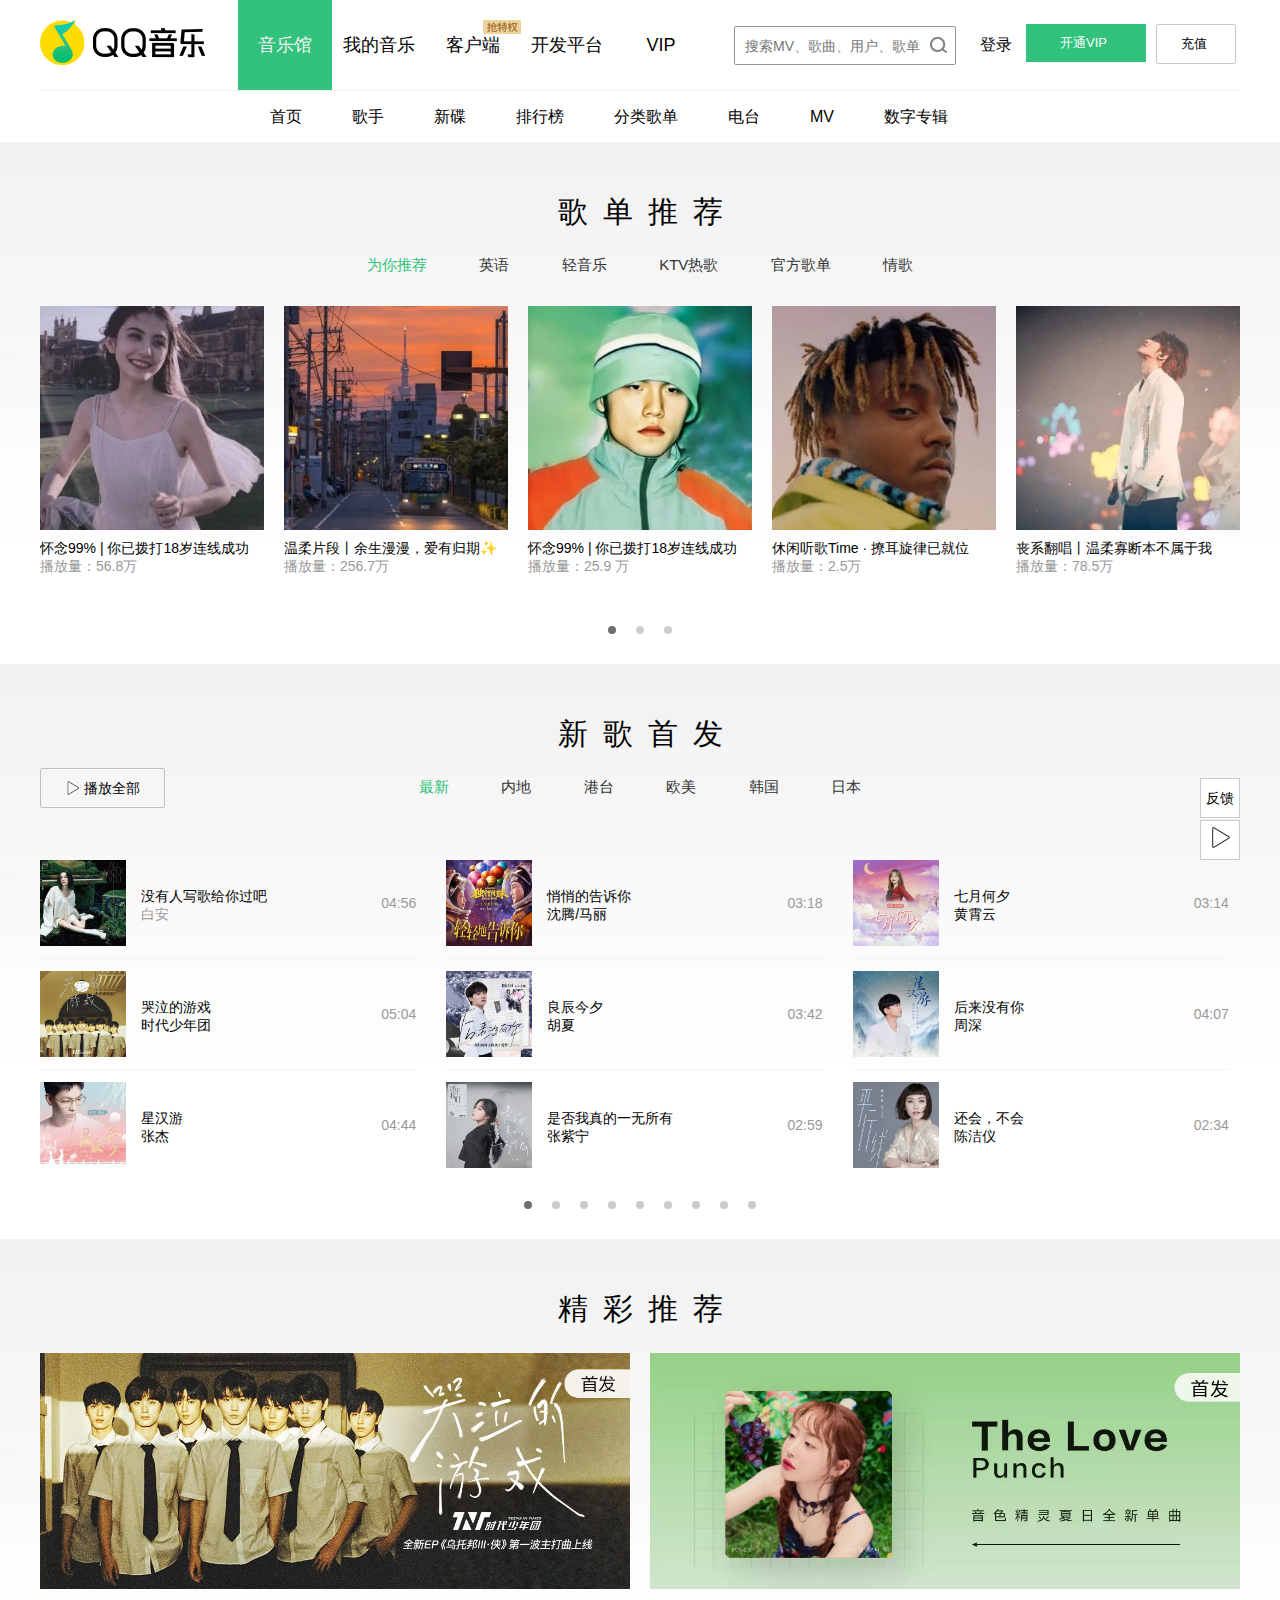
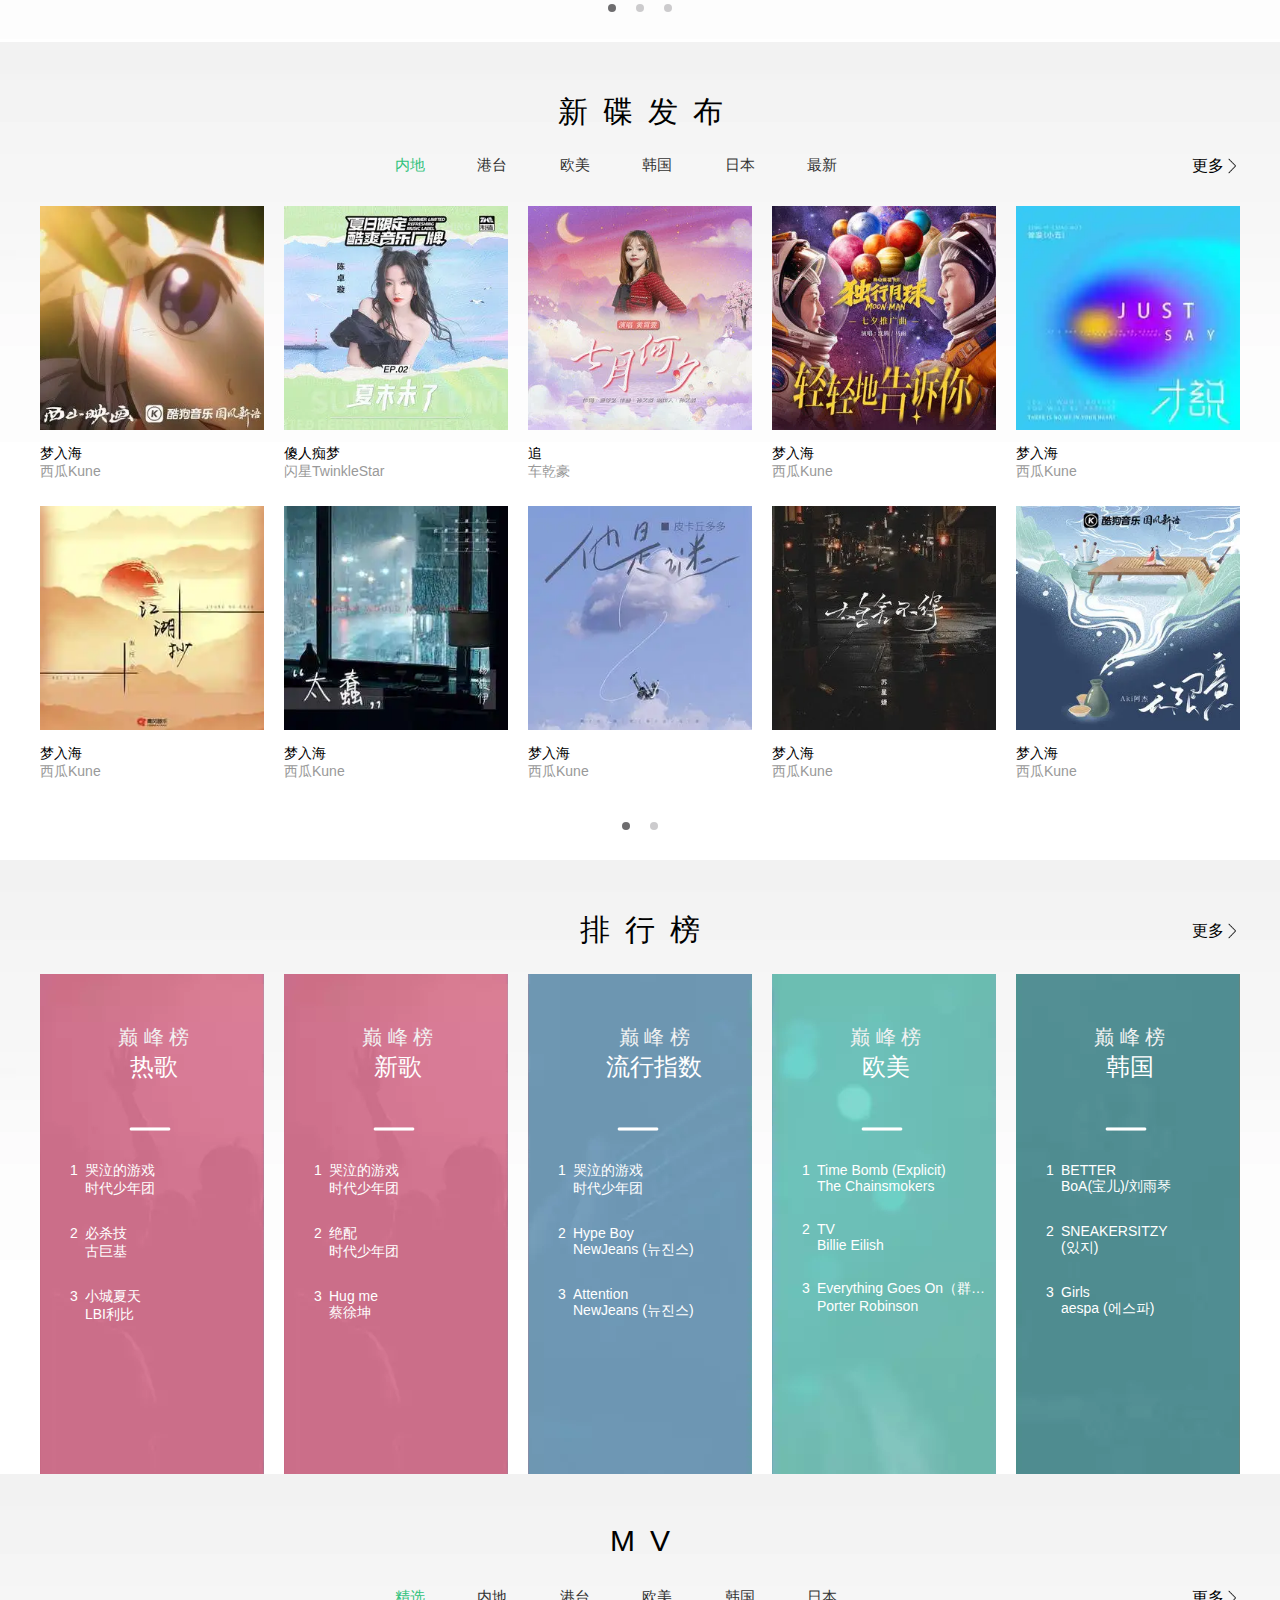
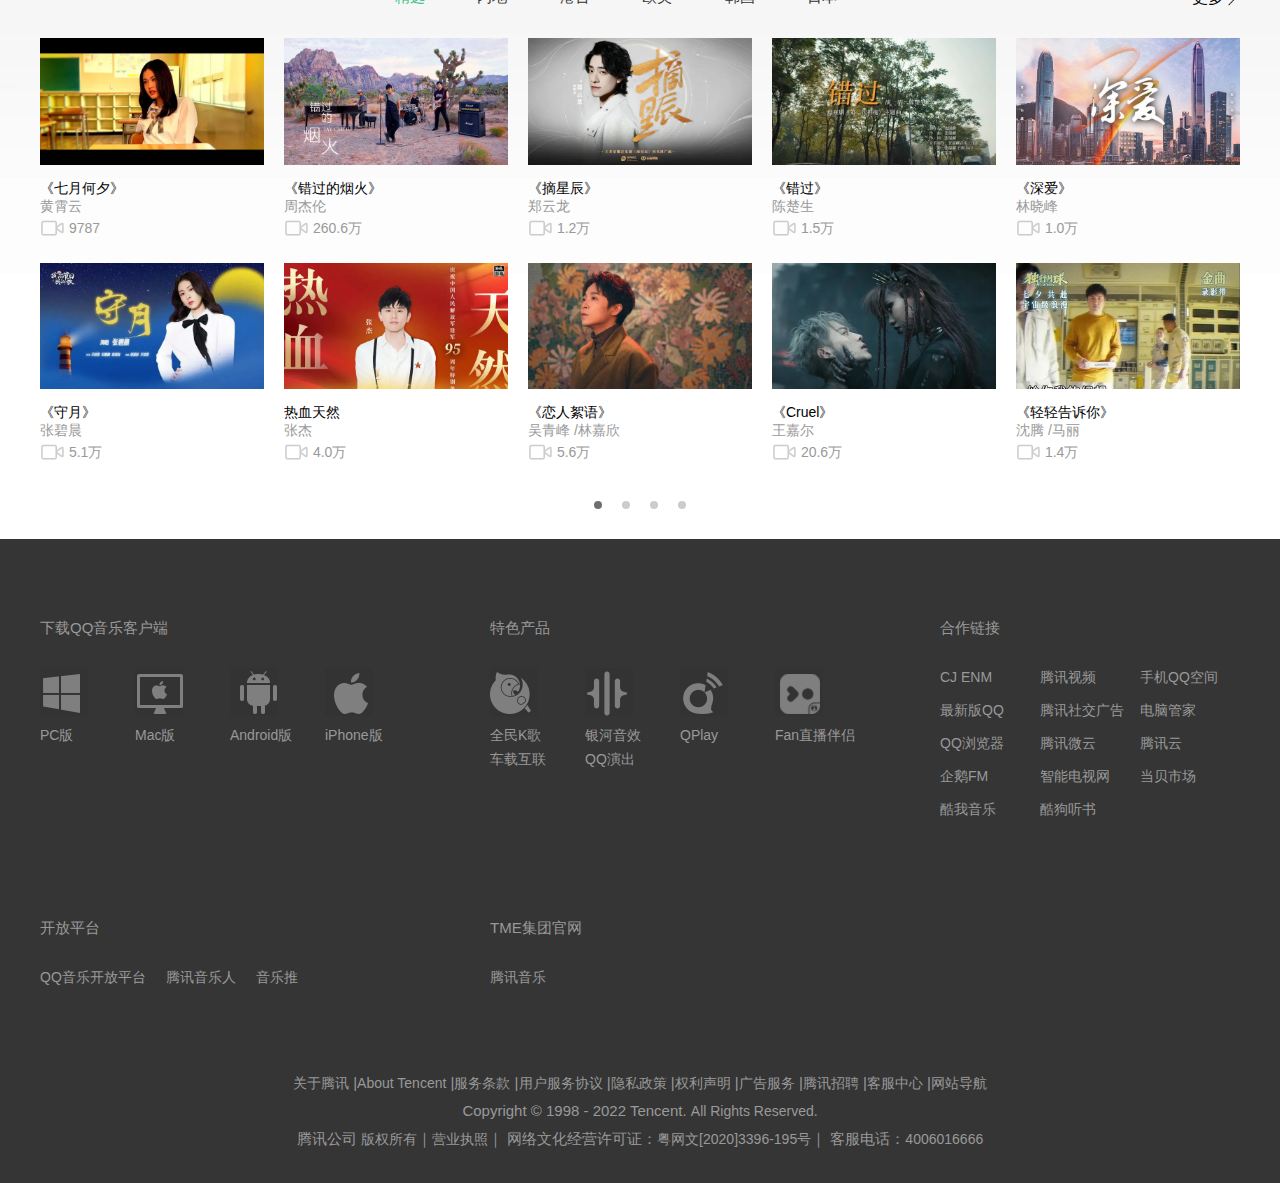
<file: index.html>
<!DOCTYPE html>
<html lang="en">

<head>
  <meta charset="UTF-8">
  <meta http-equiv="X-UA-Compatible" content="IE=edge">
  <meta name="viewport" content="width=device-width, initial-scale=1.0">
  <link rel="shortcut icon" href="img/favicon.ico">
  <link rel="stylesheet" href="CSS/style.css">
  <link rel="stylesheet" href="CSS/style_index.css">
  <title>QQ音乐</title>
</head>

<body>
  <div class="header">
    <div class="inner">
      <div class="s1">
        <h1><a href="#"><img src="img/logo.png" alt=""></a></h1>
        <ul id="hu" class="header-ul1">
          <li class="li1 one"><a href="#">音乐馆</a></li>
          <li><a href="myMusic.html">我的音乐</a></li>
          <li><a href="#">客户端</a><img class="mark_1" src="img/mark_1.png" alt="">
            <div class="popup_data_detail client_privilege">
              <div class="popup_cont">
                <p><i class="hq1"></i> HQ高品质 全员开启</p>
                <p><i class="dts1"></i> 独家音效 全面升级</p>
                <p><i class="sk1"></i> 轻盈视觉 动态皮肤</p>
                <a class="client_btn one">下载体验</a>
              </div>
            </div>
          </li>
          <li><a href="#">开发平台</a></li>
          <li><a href="#">VIP</a></li>
        </ul>
        <div class="header_s">
          <div class="searchdiv"><input class="search" placeholder="搜索MV、歌曲、用户、歌单" type="text">
            <span class="jj"></span>
          </div>
        </div>
        <div class="lo">
          <span>
            <a id="login" class="lo_1">登录</a>
            <div class="lo_2"><a class="bb" href="#">开通VIP</a>
              <ul id="kt" class="lo_ul1">
                <li><a href="#">开通豪华绿钻</a> </li>
                <li><a href="#">开通付费包</a> </li>
              </ul>
            </div>
            <div class="lo_3"><a href="#">充值</a>
              <ul id="cz" class="lo_ul2">
                <li><a href="#">购买乐币</a> </li>
                <li><a href="#">充值饭票</a> </li>
              </ul>
            </div>
          </span>
        </div>
      </div>
      <div class="sbunav">
        <ul class="mod_top_subnav">
          <li class=""><a class="" title="首页" href="#">首页</a></li>
          <li class=""><a class="" title="歌手" href="#">歌手</a></li>
          <li class=""><a class="" title="新碟" href="#">新碟</a></li>
          <li class=""><a class="" title="排行榜" href="#">排行榜</a></li>
          <li class=""><a class="" title="分类歌单" href="#">分类歌单</a></li>
          <li class=""><a class="" title="电台" href="#">电台</a></li>
          <li class=""><a class="" href="t">MV</a></li>
          <li class=""><a class="" title="数字专辑" href="#">数字专辑</a></li>
        </ul>
      </div>

    </div>
  </div>
  <div class="main">
    <div class="mm">
      <div class="btn_left">
        <a><img class="cvd" src="img/index/left.png" alt=""></a>
      </div>
      <div class="btn_right">
        <a><img class="cvd" src="img/index/right.png" alt=""></a>
      </div>
      <div class="index_hot">
        <div class="index-hd">
          <h2>歌&ensp;单&ensp;推&ensp;荐</h2>
        </div>
        <div class="index-tab">
          <a class="index_tab__item_current ">为你推荐</a>
          <a class="index_tab__item ">英语</a>
          <a class="index_tab__item ">轻音乐</a>
          <a class="index_tab__item ">KTV热歌</a>
          <a class="index_tab__item ">官方歌单</a>
          <a class="index_tab__item ">情歌</a>
        </div>
        <div class="playlist">
          <div class="longwidth">
            <ul class="playlist-1">
              <li>
                <div class='himg'><img class='kimg' src="img/index/300.webp" alt=""><i class="bbb"></i><img
                    class="play3" src="img/index/play2.png" alt=""></div>
                <a href="#">怀念99% | 你已拨打18岁连线成功</a>
                <p>播放量：56.8万</p>
              </li>
              <li>
                <div class='himg'><img class='kimg' src="img/index/302.webp" alt=""><i class="bbb"></i><img
                    class="play3" src="img/index/play2.png" alt=""></div>
                <a href="#">温柔片段丨余生漫漫，爱有归期✨</a>
                <p>播放量：256.7万</p>
              </li>
              <li>
                <div class='himg'><img class='kimg' src="img/index/303.webp" alt=""><i class="bbb"></i><img
                    class="play3" src="img/index/play2.png" alt=""></div>
                <a href="#">怀念99% | 你已拨打18岁连线成功</a>
                <p>播放量：25.9 万</p>
              </li>
              <li>
                <div class='himg'><img class='kimg' src="img/index/304.webp" alt=""><i class="bbb"></i><img
                    class="play3" src="img/index/play2.png" alt=""></div>
                <a href="#">休闲听歌Time · 撩耳旋律已就位</a>
                <p>播放量：2.5万</p>
              </li>
              <li>
                <div class='himg'><img class='kimg' src="img/index/305.webp" alt=""><i class="bbb"></i><img
                    class="play3" src="img/index/play2.png" alt=""></div>
                <a href="#">丧系翻唱丨温柔寡断本不属于我</a>
                <p>播放量：78.5万</p>
              </li>

            </ul>
            <ul class="playlist-1">
              <li>
                <div class='himg'><img class='kimg' src="img/index/306.webp" alt=""><i class="bbb"></i><img
                    class="play3" src="img/index/play2.png" alt=""></div>
                <a href="#">疯狂踩点 l 嚣张步伐的练成方式</a>
                <p>播放量：45.7万</p>
              </li>
              <li>
                <div class='himg'><img class='kimg' src="img/index/307.webp" alt=""><i class="bbb"></i><img
                    class="play3" src="img/index/play2.png" alt=""></div>
                <a href="#">嘻哈说唱Gang|坐上我的副驾位</a>
                <p>播放量：1.6亿</p>
              </li>
              <li>
                <div class='himg'><img class='kimg' src="img/index/308.webp" alt=""><i class="bbb"></i><img
                    class="play3" src="img/index/play2.png" alt=""></div>
                <a href="#">甜系rap Darling占据我的身体吧</a>
                <p>播放量：78.5万</p>
              </li>
              <li>
                <div class='himg'><img class='kimg' src="img/index/303.webp" alt=""><i class="bbb"></i><img
                    class="play3" src="img/index/play2.png" alt=""></div>
                <a href="#">通勤随身听丨上班缓解疲惫必备</a>
                <p>播放量：78.5万</p>
              </li>
              <li>
                <div class='himg'><img class='kimg' src="img/index/302.webp" alt=""><i class="bbb"></i><img
                    class="play3" src="img/index/play2.png" alt=""></div>
                <a href="#">少女心狙击｜嘻哈歌手的犯规情话</a>
                <p>播放量：78.5万</p>
              </li>

            </ul>
            <ul class="playlist-1">
              <li>
                <div class='himg'><img class='kimg' src="img/index/303.webp" alt=""><i class="bbb"></i><img
                    class="play3" src="img/index/play2.png" alt=""></div>
                <a href="#">怀念99% | 你已拨打18岁连线成功</a>
                <p>播放量：78.5万</p>
              </li>
              <li>
                <div class='himg'><img class='kimg' src="img/index/305.webp" alt=""><i class="bbb"></i><img
                    class="play3" src="img/index/play2.png" alt=""></div>
                <a href="#">怀念99% | 你已拨打18岁连线成功</a>
                <p>播放量：78.5万</p>
              </li>
              <li>
                <div class='himg'><img class='kimg' src="img/index/306.webp" alt=""><i class="bbb"></i><img
                    class="play3" src="img/index/play2.png" alt=""></div>
                <a href="#">怀念99% | 你已拨打18岁连线成功</a>
                <p>播放量：78.5万</p>
              </li>
              <li>
                <div class='himg'><img class='kimg' src="img/index/308.webp" alt=""><i class="bbb"></i><img
                    class="play3" src="img/index/play2.png" alt=""></div>
                <a href="#">怀念99% | 你已拨打18岁连线成功</a>
                <p>播放量：78.5万</p>
              </li>
              <li>
                <div class='himg'><img class='kimg' src="img/index/304.webp" alt=""><i class="bbb"></i><img
                    class="play3" src="img/index/play2.png" alt=""></div>
                <a href="#">怀念99% | 你已拨打18岁连线成功</a>
                <p>播放量：78.5万</p>
              </li>

            </ul>

          </div>

        </div>
        <div id="sw" class="switch">
          <div class="current-one "></div>
          <div class="sdiv"></div>
          <div class="sdiv"></div>
        </div>
      </div>

    </div>
    <div class="mm">
      <div class="btn_left">
        <a><img class="cvd" src="img/index/left.png" alt=""></a>
      </div>
      <div class="btn_right">
        <a><img class="cvd" src="img/index/right.png" alt=""></a>
      </div>
      <div class="index_song">
        <div class="index-hd">
          <h2>新&ensp;歌&ensp;首&ensp;发</h2>
        </div>
        <div class="index-tab">
          <a class="tab-play" href="#"><img class="minip" src="img/play1.png" alt=""> 播放全部</a>
          <a class="index_tab__item_current ">最新</a>
          <a class="index_tab__item ">内地</a>
          <a class="index_tab__item ">港台</a>
          <a class="index_tab__item ">欧美</a>
          <a class="index_tab__item ">韩国</a>
          <a class="index_tab__item ">日本</a>
        </div>
        <div class="slidelist">
          <div class="longwidth">
            <ul class="slidelist-1">
              <li>
                <div class="slide-songer">
                  <div class='himg'><img class='kimg' src="img/index/500.webp" alt=""><i class="bbb"></i><img
                      class="play3" src="img/index/play2.png" alt="">
                  </div>
                  <div class="songers">
                    <div>
                      <a href="#">没有人写歌给你过吧</a><br>
                      <a class="songername" href="#">白安</a>
                    </div>

                  </div>
                  <p>04:56</p>
                </div>
              </li>
              <li>
                <div class="slide-songer">
                  <div class='himg'><img class='kimg' src="img/index/501.webp" alt=""><i class="bbb"></i><img
                      class="play3" src="img/index/play2.png" alt="">
                  </div>
                  <div class="songers">
                    <div>
                      <a href="#">悄悄的告诉你</a><br>
                      <a href="#">沈腾/马丽</a>
                    </div>

                  </div>
                  <p>03:18</p>
                </div>
              </li>
              <li>
                <div class="slide-songer">
                  <div class='himg'><img class='kimg' src="img/index/502.webp" alt=""><i class="bbb"></i><img
                      class="play3" src="img/index/play2.png" alt="">
                  </div>
                  <div class="songers">
                    <div>
                      <a href="#">七月何夕</a><br>
                      <a href="#">黄霄云</a>
                    </div>

                  </div>
                  <p>03:14</p>
                </div>
              </li>
              <li>
                <div class="slide-songer">
                  <div class='himg'><img class='kimg' src="img/index/503.webp" alt=""><i class="bbb"></i><img
                      class="play3" src="img/index/play2.png" alt="">
                  </div>
                  <div class="songers">
                    <div>
                      <a href="#">哭泣的游戏</a><br>
                      <a href="#">时代少年团</a>
                    </div>

                  </div>
                  <p>05:04</p>
                </div>
              </li>
              <li>
                <div class="slide-songer">
                  <div class='himg'><img class='kimg' src="img/index/504.webp" alt=""><i class="bbb"></i><img
                      class="play3" src="img/index/play2.png" alt="">
                  </div>
                  <div class="songers">
                    <div>
                      <a href="#">良辰今夕</a><br>
                      <a href="#">胡夏</a>
                    </div>

                  </div>
                  <p>03:42</p>
                </div>
              </li>
              <li>
                <div class="slide-songer">
                  <div class='himg'><img class='kimg' src="img/index/505.webp" alt=""><i class="bbb"></i><img
                      class="play3" src="img/index/play2.png" alt="">
                  </div>
                  <div class="songers">
                    <div>
                      <a href="#">后来没有你</a><br>
                      <a href="#">周深</a>
                    </div>

                  </div>
                  <p>04:07</p>
                </div>
              </li>
              <li>
                <div class="slide-songer">
                  <div class='himg'><img class='kimg' src="img/index/506.webp" alt=""><i class="bbb"></i><img
                      class="play3" src="img/index/play2.png" alt="">
                  </div>
                  <div class="songers">
                    <div>
                      <a href="#">星汉游</a><br>
                      <a href="#">张杰</a>
                    </div>

                  </div>
                  <p>04:44</p>
                </div>
              </li>
              <li>
                <div class="slide-songer">
                  <div class='himg'><img class='kimg' src="img/index/507.webp" alt=""><i class="bbb"></i><img
                      class="play3" src="img/index/play2.png" alt="">
                  </div>
                  <div class="songers">
                    <div>
                      <a href="#">是否我真的一无所有</a><br>
                      <a href="#">张紫宁</a>
                    </div>

                  </div>
                  <p>02:59</p>
                </div>
              </li>
              <li>
                <div class="slide-songer">
                  <div class='himg'><img class='kimg' src="img/index/508.webp" alt=""><i class="bbb"></i><img
                      class="play3" src="img/index/play2.png" alt="">
                  </div>
                  <div class="songers">
                    <div>
                      <a href="#">还会，不会</a><br>
                      <a href="#">陈洁仪</a>
                    </div>

                  </div>
                  <p>02:34</p>
                </div>
              </li>


            </ul>
            <ul class="slidelist-1">
              <li>
                <div class="slide-songer">
                  <div class='himg'><img class='kimg' src="img/index/500.webp" alt=""><i class="bbb"></i><img
                      class="play3" src="img/index/play2.png" alt="">
                  </div>
                  <div class="songers">
                    <div>
                      <a href="#">没有人写歌给你过吧</a><br>
                      <a class="songername" href="#">白安</a>
                    </div>

                  </div>
                  <p>04:56</p>
                </div>
              </li>
              <li>
                <div class="slide-songer">
                  <div class='himg'><img class='kimg' src="img/index/501.webp" alt=""><i class="bbb"></i><img
                      class="play3" src="img/index/play2.png" alt="">
                  </div>
                  <div class="songers">
                    <div>
                      <a href="#">悄悄的告诉你</a><br>
                      <a href="#">沈腾/马丽</a>
                    </div>

                  </div>
                  <p>03:18</p>
                </div>
              </li>
              <li>
                <div class="slide-songer">
                  <div class='himg'><img class='kimg' src="img/index/502.webp" alt=""><i class="bbb"></i><img
                      class="play3" src="img/index/play2.png" alt="">
                  </div>
                  <div class="songers">
                    <div>
                      <a href="#">七月何夕</a><br>
                      <a href="#">黄霄云</a>
                    </div>

                  </div>
                  <p>03:14</p>
                </div>
              </li>
              <li>
                <div class="slide-songer">
                  <div class='himg'><img class='kimg' src="img/index/503.webp" alt=""><i class="bbb"></i><img
                      class="play3" src="img/index/play2.png" alt="">
                  </div>
                  <div class="songers">
                    <div>
                      <a href="#">哭泣的游戏</a><br>
                      <a href="#">时代少年团</a>
                    </div>

                  </div>
                  <p>05:04</p>
                </div>
              </li>
              <li>
                <div class="slide-songer">
                  <div class='himg'><img class='kimg' src="img/index/504.webp" alt=""><i class="bbb"></i><img
                      class="play3" src="img/index/play2.png" alt="">
                  </div>
                  <div class="songers">
                    <div>
                      <a href="#">良辰今夕</a><br>
                      <a href="#">胡夏</a>
                    </div>

                  </div>
                  <p>03:42</p>
                </div>
              </li>
              <li>
                <div class="slide-songer">
                  <div class='himg'><img class='kimg' src="img/index/505.webp" alt=""><i class="bbb"></i><img
                      class="play3" src="img/index/play2.png" alt="">
                  </div>
                  <div class="songers">
                    <div>
                      <a href="#">后来没有你</a><br>
                      <a href="#">周深</a>
                    </div>

                  </div>
                  <p>04:07</p>
                </div>
              </li>
              <li>
                <div class="slide-songer">
                  <div class='himg'><img class='kimg' src="img/index/506.webp" alt=""><i class="bbb"></i><img
                      class="play3" src="img/index/play2.png" alt="">
                  </div>
                  <div class="songers">
                    <div>
                      <a href="#">星汉游</a><br>
                      <a href="#">张杰</a>
                    </div>

                  </div>
                  <p>04:44</p>
                </div>
              </li>
              <li>
                <div class="slide-songer">
                  <div class='himg'><img class='kimg' src="img/index/507.webp" alt=""><i class="bbb"></i><img
                      class="play3" src="img/index/play2.png" alt="">
                  </div>
                  <div class="songers">
                    <div>
                      <a href="#">是否我真的一无所有</a><br>
                      <a href="#">张紫宁</a>
                    </div>

                  </div>
                  <p>02:59</p>
                </div>
              </li>
              <li>
                <div class="slide-songer">
                  <div class='himg'><img class='kimg' src="img/index/508.webp" alt=""><i class="bbb"></i><img
                      class="play3" src="img/index/play2.png" alt="">
                  </div>
                  <div class="songers">
                    <div>
                      <a href="#">还会，不会</a><br>
                      <a href="#">陈洁仪</a>
                    </div>

                  </div>
                  <p>02:34</p>
                </div>
              </li>
            </ul>
            <ul class="slidelist-1">
              <li>
                <div class="slide-songer">
                  <div class='himg'><img class='kimg' src="img/index/500.webp" alt=""><i class="bbb"></i><img
                      class="play3" src="img/index/play2.png" alt="">
                  </div>
                  <div class="songers">
                    <div>
                      <a href="#">没有人写歌给你过吧</a><br>
                      <a class="songername" href="#">白安</a>
                    </div>

                  </div>
                  <p>04:56</p>
                </div>
              </li>
              <li>
                <div class="slide-songer">
                  <div class='himg'><img class='kimg' src="img/index/501.webp" alt=""><i class="bbb"></i><img
                      class="play3" src="img/index/play2.png" alt="">
                  </div>
                  <div class="songers">
                    <div>
                      <a href="#">悄悄的告诉你</a><br>
                      <a href="#">沈腾/马丽</a>
                    </div>

                  </div>
                  <p>03:18</p>
                </div>
              </li>
              <li>
                <div class="slide-songer">
                  <div class='himg'><img class='kimg' src="img/index/502.webp" alt=""><i class="bbb"></i><img
                      class="play3" src="img/index/play2.png" alt="">
                  </div>
                  <div class="songers">
                    <div>
                      <a href="#">七月何夕</a><br>
                      <a href="#">黄霄云</a>
                    </div>

                  </div>
                  <p>03:14</p>
                </div>
              </li>
              <li>
                <div class="slide-songer">
                  <div class='himg'><img class='kimg' src="img/index/503.webp" alt=""><i class="bbb"></i><img
                      class="play3" src="img/index/play2.png" alt="">
                  </div>
                  <div class="songers">
                    <div>
                      <a href="#">哭泣的游戏</a><br>
                      <a href="#">时代少年团</a>
                    </div>

                  </div>
                  <p>05:04</p>
                </div>
              </li>
              <li>
                <div class="slide-songer">
                  <div class='himg'><img class='kimg' src="img/index/504.webp" alt=""><i class="bbb"></i><img
                      class="play3" src="img/index/play2.png" alt="">
                  </div>
                  <div class="songers">
                    <div>
                      <a href="#">良辰今夕</a><br>
                      <a href="#">胡夏</a>
                    </div>

                  </div>
                  <p>03:42</p>
                </div>
              </li>
              <li>
                <div class="slide-songer">
                  <div class='himg'><img class='kimg' src="img/index/505.webp" alt=""><i class="bbb"></i><img
                      class="play3" src="img/index/play2.png" alt="">
                  </div>
                  <div class="songers">
                    <div>
                      <a href="#">后来没有你</a><br>
                      <a href="#">周深</a>
                    </div>

                  </div>
                  <p>04:07</p>
                </div>
              </li>
              <li>
                <div class="slide-songer">
                  <div class='himg'><img class='kimg' src="img/index/506.webp" alt=""><i class="bbb"></i><img
                      class="play3" src="img/index/play2.png" alt="">
                  </div>
                  <div class="songers">
                    <div>
                      <a href="#">星汉游</a><br>
                      <a href="#">张杰</a>
                    </div>

                  </div>
                  <p>04:44</p>
                </div>
              </li>
              <li>
                <div class="slide-songer">
                  <div class='himg'><img class='kimg' src="img/index/507.webp" alt=""><i class="bbb"></i><img
                      class="play3" src="img/index/play2.png" alt="">
                  </div>
                  <div class="songers">
                    <div>
                      <a href="#">是否我真的一无所有</a><br>
                      <a href="#">张紫宁</a>
                    </div>

                  </div>
                  <p>02:59</p>
                </div>
              </li>
              <li>
                <div class="slide-songer">
                  <div class='himg'><img class='kimg' src="img/index/508.webp" alt=""><i class="bbb"></i><img
                      class="play3" src="img/index/play2.png" alt="">
                  </div>
                  <div class="songers">
                    <div>
                      <a href="#">还会，不会</a><br>
                      <a href="#">陈洁仪</a>
                    </div>

                  </div>
                  <p>02:34</p>
                </div>
              </li>
            </ul>
            <ul class="slidelist-1">
              <li>
                <div class="slide-songer">
                  <div class='himg'><img class='kimg' src="img/index/500.webp" alt=""><i class="bbb"></i><img
                      class="play3" src="img/index/play2.png" alt="">
                  </div>
                  <div class="songers">
                    <div>
                      <a href="#">没有人写歌给你过吧</a><br>
                      <a class="songername" href="#">白安</a>
                    </div>

                  </div>
                  <p>04:56</p>
                </div>
              </li>
              <li>
                <div class="slide-songer">
                  <div class='himg'><img class='kimg' src="img/index/501.webp" alt=""><i class="bbb"></i><img
                      class="play3" src="img/index/play2.png" alt="">
                  </div>
                  <div class="songers">
                    <div>
                      <a href="#">悄悄的告诉你</a><br>
                      <a href="#">沈腾/马丽</a>
                    </div>

                  </div>
                  <p>03:18</p>
                </div>
              </li>
              <li>
                <div class="slide-songer">
                  <div class='himg'><img class='kimg' src="img/index/502.webp" alt=""><i class="bbb"></i><img
                      class="play3" src="img/index/play2.png" alt="">
                  </div>
                  <div class="songers">
                    <div>
                      <a href="#">七月何夕</a><br>
                      <a href="#">黄霄云</a>
                    </div>

                  </div>
                  <p>03:14</p>
                </div>
              </li>
              <li>
                <div class="slide-songer">
                  <div class='himg'><img class='kimg' src="img/index/503.webp" alt=""><i class="bbb"></i><img
                      class="play3" src="img/index/play2.png" alt="">
                  </div>
                  <div class="songers">
                    <div>
                      <a href="#">哭泣的游戏</a><br>
                      <a href="#">时代少年团</a>
                    </div>

                  </div>
                  <p>05:04</p>
                </div>
              </li>
              <li>
                <div class="slide-songer">
                  <div class='himg'><img class='kimg' src="img/index/504.webp" alt=""><i class="bbb"></i><img
                      class="play3" src="img/index/play2.png" alt="">
                  </div>
                  <div class="songers">
                    <div>
                      <a href="#">良辰今夕</a><br>
                      <a href="#">胡夏</a>
                    </div>

                  </div>
                  <p>03:42</p>
                </div>
              </li>
              <li>
                <div class="slide-songer">
                  <div class='himg'><img class='kimg' src="img/index/505.webp" alt=""><i class="bbb"></i><img
                      class="play3" src="img/index/play2.png" alt="">
                  </div>
                  <div class="songers">
                    <div>
                      <a href="#">后来没有你</a><br>
                      <a href="#">周深</a>
                    </div>

                  </div>
                  <p>04:07</p>
                </div>
              </li>
              <li>
                <div class="slide-songer">
                  <div class='himg'><img class='kimg' src="img/index/506.webp" alt=""><i class="bbb"></i><img
                      class="play3" src="img/index/play2.png" alt="">
                  </div>
                  <div class="songers">
                    <div>
                      <a href="#">星汉游</a><br>
                      <a href="#">张杰</a>
                    </div>

                  </div>
                  <p>04:44</p>
                </div>
              </li>
              <li>
                <div class="slide-songer">
                  <div class='himg'><img class='kimg' src="img/index/507.webp" alt=""><i class="bbb"></i><img
                      class="play3" src="img/index/play2.png" alt="">
                  </div>
                  <div class="songers">
                    <div>
                      <a href="#">是否我真的一无所有</a><br>
                      <a href="#">张紫宁</a>
                    </div>

                  </div>
                  <p>02:59</p>
                </div>
              </li>
              <li>
                <div class="slide-songer">
                  <div class='himg'><img class='kimg' src="img/index/508.webp" alt=""><i class="bbb"></i><img
                      class="play3" src="img/index/play2.png" alt="">
                  </div>
                  <div class="songers">
                    <div>
                      <a href="#">还会，不会</a><br>
                      <a href="#">陈洁仪</a>
                    </div>

                  </div>
                  <p>02:34</p>
                </div>
              </li>
            </ul>
            <ul class="slidelist-1">
              <li>
                <div class="slide-songer">
                  <div class='himg'><img class='kimg' src="img/index/500.webp" alt=""><i class="bbb"></i><img
                      class="play3" src="img/index/play2.png" alt="">
                  </div>
                  <div class="songers">
                    <div>
                      <a href="#">没有人写歌给你过吧</a><br>
                      <a class="songername" href="#">白安</a>
                    </div>

                  </div>
                  <p>04:56</p>
                </div>
              </li>
              <li>
                <div class="slide-songer">
                  <div class='himg'><img class='kimg' src="img/index/501.webp" alt=""><i class="bbb"></i><img
                      class="play3" src="img/index/play2.png" alt="">
                  </div>
                  <div class="songers">
                    <div>
                      <a href="#">悄悄的告诉你</a><br>
                      <a href="#">沈腾/马丽</a>
                    </div>

                  </div>
                  <p>03:18</p>
                </div>
              </li>
              <li>
                <div class="slide-songer">
                  <div class='himg'><img class='kimg' src="img/index/502.webp" alt=""><i class="bbb"></i><img
                      class="play3" src="img/index/play2.png" alt="">
                  </div>
                  <div class="songers">
                    <div>
                      <a href="#">七月何夕</a><br>
                      <a href="#">黄霄云</a>
                    </div>

                  </div>
                  <p>03:14</p>
                </div>
              </li>
              <li>
                <div class="slide-songer">
                  <div class='himg'><img class='kimg' src="img/index/503.webp" alt=""><i class="bbb"></i><img
                      class="play3" src="img/index/play2.png" alt="">
                  </div>
                  <div class="songers">
                    <div>
                      <a href="#">哭泣的游戏</a><br>
                      <a href="#">时代少年团</a>
                    </div>

                  </div>
                  <p>05:04</p>
                </div>
              </li>
              <li>
                <div class="slide-songer">
                  <div class='himg'><img class='kimg' src="img/index/504.webp" alt=""><i class="bbb"></i><img
                      class="play3" src="img/index/play2.png" alt="">
                  </div>
                  <div class="songers">
                    <div>
                      <a href="#">良辰今夕</a><br>
                      <a href="#">胡夏</a>
                    </div>

                  </div>
                  <p>03:42</p>
                </div>
              </li>
              <li>
                <div class="slide-songer">
                  <div class='himg'><img class='kimg' src="img/index/505.webp" alt=""><i class="bbb"></i><img
                      class="play3" src="img/index/play2.png" alt="">
                  </div>
                  <div class="songers">
                    <div>
                      <a href="#">后来没有你</a><br>
                      <a href="#">周深</a>
                    </div>

                  </div>
                  <p>04:07</p>
                </div>
              </li>
              <li>
                <div class="slide-songer">
                  <div class='himg'><img class='kimg' src="img/index/506.webp" alt=""><i class="bbb"></i><img
                      class="play3" src="img/index/play2.png" alt="">
                  </div>
                  <div class="songers">
                    <div>
                      <a href="#">星汉游</a><br>
                      <a href="#">张杰</a>
                    </div>

                  </div>
                  <p>04:44</p>
                </div>
              </li>
              <li>
                <div class="slide-songer">
                  <div class='himg'><img class='kimg' src="img/index/507.webp" alt=""><i class="bbb"></i><img
                      class="play3" src="img/index/play2.png" alt="">
                  </div>
                  <div class="songers">
                    <div>
                      <a href="#">是否我真的一无所有</a><br>
                      <a href="#">张紫宁</a>
                    </div>

                  </div>
                  <p>02:59</p>
                </div>
              </li>
              <li>
                <div class="slide-songer">
                  <div class='himg'><img class='kimg' src="img/index/508.webp" alt=""><i class="bbb"></i><img
                      class="play3" src="img/index/play2.png" alt="">
                  </div>
                  <div class="songers">
                    <div>
                      <a href="#">还会，不会</a><br>
                      <a href="#">陈洁仪</a>
                    </div>

                  </div>
                  <p>02:34</p>
                </div>
              </li>
            </ul>
            <ul class="slidelist-1">
              <li>
                <div class="slide-songer">
                  <div class='himg'><img class='kimg' src="img/index/500.webp" alt=""><i class="bbb"></i><img
                      class="play3" src="img/index/play2.png" alt="">
                  </div>
                  <div class="songers">
                    <div>
                      <a href="#">没有人写歌给你过吧</a><br>
                      <a class="songername" href="#">白安</a>
                    </div>

                  </div>
                  <p>04:56</p>
                </div>
              </li>
              <li>
                <div class="slide-songer">
                  <div class='himg'><img class='kimg' src="img/index/501.webp" alt=""><i class="bbb"></i><img
                      class="play3" src="img/index/play2.png" alt="">
                  </div>
                  <div class="songers">
                    <div>
                      <a href="#">悄悄的告诉你</a><br>
                      <a href="#">沈腾/马丽</a>
                    </div>

                  </div>
                  <p>03:18</p>
                </div>
              </li>
              <li>
                <div class="slide-songer">
                  <div class='himg'><img class='kimg' src="img/index/502.webp" alt=""><i class="bbb"></i><img
                      class="play3" src="img/index/play2.png" alt="">
                  </div>
                  <div class="songers">
                    <div>
                      <a href="#">七月何夕</a><br>
                      <a href="#">黄霄云</a>
                    </div>

                  </div>
                  <p>03:14</p>
                </div>
              </li>
              <li>
                <div class="slide-songer">
                  <div class='himg'><img class='kimg' src="img/index/503.webp" alt=""><i class="bbb"></i><img
                      class="play3" src="img/index/play2.png" alt="">
                  </div>
                  <div class="songers">
                    <div>
                      <a href="#">哭泣的游戏</a><br>
                      <a href="#">时代少年团</a>
                    </div>

                  </div>
                  <p>05:04</p>
                </div>
              </li>
              <li>
                <div class="slide-songer">
                  <div class='himg'><img class='kimg' src="img/index/504.webp" alt=""><i class="bbb"></i><img
                      class="play3" src="img/index/play2.png" alt="">
                  </div>
                  <div class="songers">
                    <div>
                      <a href="#">良辰今夕</a><br>
                      <a href="#">胡夏</a>
                    </div>

                  </div>
                  <p>03:42</p>
                </div>
              </li>
              <li>
                <div class="slide-songer">
                  <div class='himg'><img class='kimg' src="img/index/505.webp" alt=""><i class="bbb"></i><img
                      class="play3" src="img/index/play2.png" alt="">
                  </div>
                  <div class="songers">
                    <div>
                      <a href="#">后来没有你</a><br>
                      <a href="#">周深</a>
                    </div>

                  </div>
                  <p>04:07</p>
                </div>
              </li>
              <li>
                <div class="slide-songer">
                  <div class='himg'><img class='kimg' src="img/index/506.webp" alt=""><i class="bbb"></i><img
                      class="play3" src="img/index/play2.png" alt="">
                  </div>
                  <div class="songers">
                    <div>
                      <a href="#">星汉游</a><br>
                      <a href="#">张杰</a>
                    </div>

                  </div>
                  <p>04:44</p>
                </div>
              </li>
              <li>
                <div class="slide-songer">
                  <div class='himg'><img class='kimg' src="img/index/507.webp" alt=""><i class="bbb"></i><img
                      class="play3" src="img/index/play2.png" alt="">
                  </div>
                  <div class="songers">
                    <div>
                      <a href="#">是否我真的一无所有</a><br>
                      <a href="#">张紫宁</a>
                    </div>

                  </div>
                  <p>02:59</p>
                </div>
              </li>
              <li>
                <div class="slide-songer">
                  <div class='himg'><img class='kimg' src="img/index/508.webp" alt=""><i class="bbb"></i><img
                      class="play3" src="img/index/play2.png" alt="">
                  </div>
                  <div class="songers">
                    <div>
                      <a href="#">还会，不会</a><br>
                      <a href="#">陈洁仪</a>
                    </div>

                  </div>
                  <p>02:34</p>
                </div>
              </li>
            </ul>
            <ul class="slidelist-1">
              <li>
                <div class="slide-songer">
                  <div class='himg'><img class='kimg' src="img/index/500.webp" alt=""><i class="bbb"></i><img
                      class="play3" src="img/index/play2.png" alt="">
                  </div>
                  <div class="songers">
                    <div>
                      <a href="#">没有人写歌给你过吧</a><br>
                      <a class="songername" href="#">白安</a>
                    </div>

                  </div>
                  <p>04:56</p>
                </div>
              </li>
              <li>
                <div class="slide-songer">
                  <div class='himg'><img class='kimg' src="img/index/501.webp" alt=""><i class="bbb"></i><img
                      class="play3" src="img/index/play2.png" alt="">
                  </div>
                  <div class="songers">
                    <div>
                      <a href="#">悄悄的告诉你</a><br>
                      <a href="#">沈腾/马丽</a>
                    </div>

                  </div>
                  <p>03:18</p>
                </div>
              </li>
              <li>
                <div class="slide-songer">
                  <div class='himg'><img class='kimg' src="img/index/502.webp" alt=""><i class="bbb"></i><img
                      class="play3" src="img/index/play2.png" alt="">
                  </div>
                  <div class="songers">
                    <div>
                      <a href="#">七月何夕</a><br>
                      <a href="#">黄霄云</a>
                    </div>

                  </div>
                  <p>03:14</p>
                </div>
              </li>
              <li>
                <div class="slide-songer">
                  <div class='himg'><img class='kimg' src="img/index/503.webp" alt=""><i class="bbb"></i><img
                      class="play3" src="img/index/play2.png" alt="">
                  </div>
                  <div class="songers">
                    <div>
                      <a href="#">哭泣的游戏</a><br>
                      <a href="#">时代少年团</a>
                    </div>

                  </div>
                  <p>05:04</p>
                </div>
              </li>
              <li>
                <div class="slide-songer">
                  <div class='himg'><img class='kimg' src="img/index/504.webp" alt=""><i class="bbb"></i><img
                      class="play3" src="img/index/play2.png" alt="">
                  </div>
                  <div class="songers">
                    <div>
                      <a href="#">良辰今夕</a><br>
                      <a href="#">胡夏</a>
                    </div>

                  </div>
                  <p>03:42</p>
                </div>
              </li>
              <li>
                <div class="slide-songer">
                  <div class='himg'><img class='kimg' src="img/index/505.webp" alt=""><i class="bbb"></i><img
                      class="play3" src="img/index/play2.png" alt="">
                  </div>
                  <div class="songers">
                    <div>
                      <a href="#">后来没有你</a><br>
                      <a href="#">周深</a>
                    </div>

                  </div>
                  <p>04:07</p>
                </div>
              </li>
              <li>
                <div class="slide-songer">
                  <div class='himg'><img class='kimg' src="img/index/506.webp" alt=""><i class="bbb"></i><img
                      class="play3" src="img/index/play2.png" alt="">
                  </div>
                  <div class="songers">
                    <div>
                      <a href="#">星汉游</a><br>
                      <a href="#">张杰</a>
                    </div>

                  </div>
                  <p>04:44</p>
                </div>
              </li>
              <li>
                <div class="slide-songer">
                  <div class='himg'><img class='kimg' src="img/index/507.webp" alt=""><i class="bbb"></i><img
                      class="play3" src="img/index/play2.png" alt="">
                  </div>
                  <div class="songers">
                    <div>
                      <a href="#">是否我真的一无所有</a><br>
                      <a href="#">张紫宁</a>
                    </div>

                  </div>
                  <p>02:59</p>
                </div>
              </li>
              <li>
                <div class="slide-songer">
                  <div class='himg'><img class='kimg' src="img/index/508.webp" alt=""><i class="bbb"></i><img
                      class="play3" src="img/index/play2.png" alt="">
                  </div>
                  <div class="songers">
                    <div>
                      <a href="#">还会，不会</a><br>
                      <a href="#">陈洁仪</a>
                    </div>

                  </div>
                  <p>02:34</p>
                </div>
              </li>
            </ul>
            <ul class="slidelist-1">
              <li>
                <div class="slide-songer">
                  <div class='himg'><img class='kimg' src="img/index/500.webp" alt=""><i class="bbb"></i><img
                      class="play3" src="img/index/play2.png" alt="">
                  </div>
                  <div class="songers">
                    <div>
                      <a href="#">没有人写歌给你过吧</a><br>
                      <a class="songername" href="#">白安</a>
                    </div>

                  </div>
                  <p>04:56</p>
                </div>
              </li>
              <li>
                <div class="slide-songer">
                  <div class='himg'><img class='kimg' src="img/index/501.webp" alt=""><i class="bbb"></i><img
                      class="play3" src="img/index/play2.png" alt="">
                  </div>
                  <div class="songers">
                    <div>
                      <a href="#">悄悄的告诉你</a><br>
                      <a href="#">沈腾/马丽</a>
                    </div>

                  </div>
                  <p>03:18</p>
                </div>
              </li>
              <li>
                <div class="slide-songer">
                  <div class='himg'><img class='kimg' src="img/index/502.webp" alt=""><i class="bbb"></i><img
                      class="play3" src="img/index/play2.png" alt="">
                  </div>
                  <div class="songers">
                    <div>
                      <a href="#">七月何夕</a><br>
                      <a href="#">黄霄云</a>
                    </div>

                  </div>
                  <p>03:14</p>
                </div>
              </li>
              <li>
                <div class="slide-songer">
                  <div class='himg'><img class='kimg' src="img/index/503.webp" alt=""><i class="bbb"></i><img
                      class="play3" src="img/index/play2.png" alt="">
                  </div>
                  <div class="songers">
                    <div>
                      <a href="#">哭泣的游戏</a><br>
                      <a href="#">时代少年团</a>
                    </div>

                  </div>
                  <p>05:04</p>
                </div>
              </li>
              <li>
                <div class="slide-songer">
                  <div class='himg'><img class='kimg' src="img/index/504.webp" alt=""><i class="bbb"></i><img
                      class="play3" src="img/index/play2.png" alt="">
                  </div>
                  <div class="songers">
                    <div>
                      <a href="#">良辰今夕</a><br>
                      <a href="#">胡夏</a>
                    </div>

                  </div>
                  <p>03:42</p>
                </div>
              </li>
              <li>
                <div class="slide-songer">
                  <div class='himg'><img class='kimg' src="img/index/505.webp" alt=""><i class="bbb"></i><img
                      class="play3" src="img/index/play2.png" alt="">
                  </div>
                  <div class="songers">
                    <div>
                      <a href="#">后来没有你</a><br>
                      <a href="#">周深</a>
                    </div>

                  </div>
                  <p>04:07</p>
                </div>
              </li>
              <li>
                <div class="slide-songer">
                  <div class='himg'><img class='kimg' src="img/index/506.webp" alt=""><i class="bbb"></i><img
                      class="play3" src="img/index/play2.png" alt="">
                  </div>
                  <div class="songers">
                    <div>
                      <a href="#">星汉游</a><br>
                      <a href="#">张杰</a>
                    </div>

                  </div>
                  <p>04:44</p>
                </div>
              </li>
              <li>
                <div class="slide-songer">
                  <div class='himg'><img class='kimg' src="img/index/507.webp" alt=""><i class="bbb"></i><img
                      class="play3" src="img/index/play2.png" alt="">
                  </div>
                  <div class="songers">
                    <div>
                      <a href="#">是否我真的一无所有</a><br>
                      <a href="#">张紫宁</a>
                    </div>

                  </div>
                  <p>02:59</p>
                </div>
              </li>
              <li>
                <div class="slide-songer">
                  <div class='himg'><img class='kimg' src="img/index/508.webp" alt=""><i class="bbb"></i><img
                      class="play3" src="img/index/play2.png" alt="">
                  </div>
                  <div class="songers">
                    <div>
                      <a href="#">还会，不会</a><br>
                      <a href="#">陈洁仪</a>
                    </div>

                  </div>
                  <p>02:34</p>
                </div>
              </li>
            </ul>
            <ul class="slidelist-1">
              <li>
                <div class="slide-songer">
                  <div class='himg'><img class='kimg' src="img/index/500.webp" alt=""><i class="bbb"></i><img
                      class="play3" src="img/index/play2.png" alt="">
                  </div>
                  <div class="songers">
                    <div>
                      <a href="#">没有人写歌给你过吧</a><br>
                      <a class="songername" href="#">白安</a>
                    </div>

                  </div>
                  <p>04:56</p>
                </div>
              </li>
              <li>
                <div class="slide-songer">
                  <div class='himg'><img class='kimg' src="img/index/501.webp" alt=""><i class="bbb"></i><img
                      class="play3" src="img/index/play2.png" alt="">
                  </div>
                  <div class="songers">
                    <div>
                      <a href="#">悄悄的告诉你</a><br>
                      <a href="#">沈腾/马丽</a>
                    </div>

                  </div>
                  <p>03:18</p>
                </div>
              </li>
              <li>
                <div class="slide-songer">
                  <div class='himg'><img class='kimg' src="img/index/502.webp" alt=""><i class="bbb"></i><img
                      class="play3" src="img/index/play2.png" alt="">
                  </div>
                  <div class="songers">
                    <div>
                      <a href="#">七月何夕</a><br>
                      <a href="#">黄霄云</a>
                    </div>

                  </div>
                  <p>03:14</p>
                </div>
              </li>
              <li>
                <div class="slide-songer">
                  <div class='himg'><img class='kimg' src="img/index/503.webp" alt=""><i class="bbb"></i><img
                      class="play3" src="img/index/play2.png" alt="">
                  </div>
                  <div class="songers">
                    <div>
                      <a href="#">哭泣的游戏</a><br>
                      <a href="#">时代少年团</a>
                    </div>

                  </div>
                  <p>05:04</p>
                </div>
              </li>
              <li>
                <div class="slide-songer">
                  <div class='himg'><img class='kimg' src="img/index/504.webp" alt=""><i class="bbb"></i><img
                      class="play3" src="img/index/play2.png" alt="">
                  </div>
                  <div class="songers">
                    <div>
                      <a href="#">良辰今夕</a><br>
                      <a href="#">胡夏</a>
                    </div>

                  </div>
                  <p>03:42</p>
                </div>
              </li>
              <li>
                <div class="slide-songer">
                  <div class='himg'><img class='kimg' src="img/index/505.webp" alt=""><i class="bbb"></i><img
                      class="play3" src="img/index/play2.png" alt="">
                  </div>
                  <div class="songers">
                    <div>
                      <a href="#">后来没有你</a><br>
                      <a href="#">周深</a>
                    </div>

                  </div>
                  <p>04:07</p>
                </div>
              </li>
              <li>
                <div class="slide-songer">
                  <div class='himg'><img class='kimg' src="img/index/506.webp" alt=""><i class="bbb"></i><img
                      class="play3" src="img/index/play2.png" alt="">
                  </div>
                  <div class="songers">
                    <div>
                      <a href="#">星汉游</a><br>
                      <a href="#">张杰</a>
                    </div>

                  </div>
                  <p>04:44</p>
                </div>
              </li>
              <li>
                <div class="slide-songer">
                  <div class='himg'><img class='kimg' src="img/index/507.webp" alt=""><i class="bbb"></i><img
                      class="play3" src="img/index/play2.png" alt="">
                  </div>
                  <div class="songers">
                    <div>
                      <a href="#">是否我真的一无所有</a><br>
                      <a href="#">张紫宁</a>
                    </div>

                  </div>
                  <p>02:59</p>
                </div>
              </li>
              <li>
                <div class="slide-songer">
                  <div class='himg'><img class='kimg' src="img/index/508.webp" alt=""><i class="bbb"></i><img
                      class="play3" src="img/index/play2.png" alt="">
                  </div>
                  <div class="songers">
                    <div>
                      <a href="#">还会，不会</a><br>
                      <a href="#">陈洁仪</a>
                    </div>

                  </div>
                  <p>02:34</p>
                </div>
              </li>
            </ul>
          </div>
        </div>
        <div id="sw1" class="switch">
          <div class="current-one "></div>
          <div class="sdiv"></div>
          <div class="sdiv"></div>
          <div class="sdiv"></div>
          <div class="sdiv"></div>
          <div class="sdiv"></div>
          <div class="sdiv"></div>
          <div class="sdiv"></div>
          <div class="sdiv"></div>
        </div>
      </div>
    </div>
    <div class="mm">
      <div class="btn_left">
        <a><img class="cvd" src="img/index/left.png" alt=""></a>
      </div>
      <div class="btn_right">
        <a><img class="cvd" src="img/index/right.png" alt=""></a>
      </div>
      <div class="index_event">
        <div class="index-hd">
          <h2>精&ensp;彩&ensp;推&ensp;荐</h2>
        </div>
        <div class="eventlist">
          <div class="longwidth">
            <ul class="eventlist-1">
              <li>
                <a href="#">
                  <img src="img/index/100.webp" alt="">
                </a>
              </li>
              <li>
                <a href="#">
                  <img src="img/index/101.webp" alt="">
                </a>
              </li>
              <li>
                <a href="#">
                  <img src="img/index/102.webp" alt="">
                </a>
              </li>
              <li>
                <a href="#">
                  <img src="img/index/103.webp" alt="">
                </a>
              </li>
              <li>
                <a href="#">
                  <img src="img/index/104.webp" alt="">
                </a>
              </li>
              <li>
                <a href="#">
                  <img src="img/index/105.webp" alt="">
                </a>
              </li>

            </ul>


          </div>
        </div>
        <div id="sw2" class="switch">
          <div class="current-one "></div>
          <div class="sdiv"></div>
          <div class="sdiv"></div>
        </div>
      </div>
    </div>
    <div class="mm">
      <div class="btn_left">
        <a><img class="cvd" src="img/index/left.png" alt=""></a>
      </div>
      <div class="btn_right">
        <a><img class="cvd" src="img/index/right.png" alt=""></a>
      </div>
      <div class="index_album">
        <div class="index-hd">
          <h2>新&ensp;碟&ensp;发&ensp;布</h2>
        </div>
        <div class="index-tab">
          <a class="index_tab__item_current ">内地</a>
          <a class="index_tab__item ">港台</a>
          <a class="index_tab__item ">欧美</a>
          <a class="index_tab__item ">韩国</a>
          <a class="index_tab__item ">日本</a>
          <a class="index_tab__item ">最新</a>
          <a class="index_tab__item_more ">更多<img class="minip" src="img/index/right.png" alt=""></a>
        </div>
        <div class="albumlist">
          <div class="longwidth">
            <ul class="albumlist-1">
              <li>
                <div class='himg'><img class='kimg' src="img/index/10.webp" alt=""><img class="play3"
                    src="img/index/play2.png" alt=""></div>
                <div class="cpdd">
                  <a href="#">梦入海</a><br>
                  <a class='songername' href="#">西瓜Kune</a>
                </div>
              </li>
              <li>
                <div class='himg'><img class='kimg' src="img/index/11.webp" alt=""><img class="play3"
                    src="img/index/play2.png" alt=""></div>
                <div class="cpdd">
                  <a href="#">傻人痴梦</a><br>
                  <a class='songername' href="#">闪星TwinkleStar</a>
                </div>
              </li>
              <li>
                <div class='himg'><img class='kimg' src="img/index/12.webp" alt=""><img class="play3"
                    src="img/index/play2.png" alt=""></div>
                <div class="cpdd">
                  <a href="#">追</a><br>
                  <a class='songername' href="#">车乾豪</a>
                </div>
              </li>
              <li>
                <div class='himg'><img class='kimg' src="img/index/13.webp" alt=""><img class="play3"
                    src="img/index/play2.png" alt=""></div>
                <div class="cpdd">
                  <a href="#">梦入海</a><br>
                  <a class='songername' href="#">西瓜Kune</a>
                </div>
              </li>
              <li>
                <div class='himg'><img class='kimg' src="img/index/14.webp" alt=""><img class="play3"
                    src="img/index/play2.png" alt=""></div>
                <div class="cpdd">
                  <a href="#">梦入海</a><br>
                  <a class='songername' href="#">西瓜Kune</a>
                </div>
              </li>
              <li>
                <div class='himg'><img class='kimg' src="img/index/15.webp" alt=""><img class="play3"
                    src="img/index/play2.png" alt=""></div>
                <div class="cpdd">
                  <a href="#">梦入海</a><br>
                  <a class='songername' href="#">西瓜Kune</a>
                </div>
              </li>
              <li>
                <div class='himg'><img class='kimg' src="img/index/16.webp" alt=""><img class="play3"
                    src="img/index/play2.png" alt=""></div>
                <div class="cpdd">
                  <a href="#">梦入海</a><br>
                  <a class='songername' href="#">西瓜Kune</a>
                </div>
              </li>
              <li>
                <div class='himg'><img class='kimg' src="img/index/17.webp" alt=""><img class="play3"
                    src="img/index/play2.png" alt=""></div>
                <div class="cpdd">
                  <a href="#">梦入海</a><br>
                  <a class='songername' href="#">西瓜Kune</a>
                </div>
              </li>
              <li>
                <div class='himg'><img class='kimg' src="img/index/18.webp" alt=""><img class="play3"
                    src="img/index/play2.png" alt=""></div>
                <div class="cpdd">
                  <a href="#">梦入海</a><br>
                  <a class='songername' href="#">西瓜Kune</a>
                </div>
              </li>
              <li>
                <div class='himg'><img class='kimg' src="img/index/19.webp" alt=""><img class="play3"
                    src="img/index/play2.png" alt=""></div>
                <div class="cpdd">
                  <a href="#">梦入海</a><br>
                  <a class='songername' href="#">西瓜Kune</a>
                </div>
              </li>
            </ul>
            <ul class="albumlist-1">
              <li>
                <div class='himg'><img class='kimg' src="img/index/10.webp" alt=""><img class="play3"
                    src="img/index/play2.png" alt=""></div>
                <div class="cpdd">
                  <a href="#">梦入海</a><br>
                  <a class='songername' href="#">西瓜Kune</a>
                </div>
              </li>
              <li>
                <div class='himg'><img class='kimg' src="img/index/11.webp" alt=""><img class="play3"
                    src="img/index/play2.png" alt=""></div>
                <div class="cpdd">
                  <a href="#">梦入海</a><br>
                  <a class='songername' href="#">西瓜Kune</a>
                </div>
              </li>
              <li>
                <div class='himg'><img class='kimg' src="img/index/12.webp" alt=""><img class="play3"
                    src="img/index/play2.png" alt=""></div>
                <div class="cpdd">
                  <a href="#">梦入海</a><br>
                  <a class='songername' href="#">西瓜Kune</a>
                </div>
              </li>
              <li>
                <div class='himg'><img class='kimg' src="img/index/13.webp" alt=""><img class="play3"
                    src="img/index/play2.png" alt=""></div>
                <div class="cpdd">
                  <a href="#">梦入海</a><br>
                  <a class='songername' href="#">西瓜Kune</a>
                </div>
              </li>
              <li>
                <div class='himg'><img class='kimg' src="img/index/14.webp" alt=""><img class="play3"
                    src="img/index/play2.png" alt=""></div>
                <div class="cpdd">
                  <a href="#">梦入海</a><br>
                  <a class='songername' href="#">西瓜Kune</a>
                </div>
              </li>
              <li>
                <div class='himg'><img class='kimg' src="img/index/15.webp" alt=""><img class="play3"
                    src="img/index/play2.png" alt=""></div>
                <div class="cpdd">
                  <a href="#">梦入海</a><br>
                  <a class='songername' href="#">西瓜Kune</a>
                </div>
              </li>
              <li>
                <div class='himg'><img class='kimg' src="img/index/16.webp" alt=""><img class="play3"
                    src="img/index/play2.png" alt=""></div>
                <div class="cpdd">
                  <a href="#">梦入海</a><br>
                  <a class='songername' href="#">西瓜Kune</a>
                </div>
              </li>
              <li>
                <div class='himg'><img class='kimg' src="img/index/17.webp" alt=""><img class="play3"
                    src="img/index/play2.png" alt=""></div>
                <div class="cpdd">
                  <a href="#">梦入海</a><br>
                  <a class='songername' href="#">西瓜Kune</a>
                </div>
              </li>
              <li>
                <div class='himg'><img class='kimg' src="img/index/18.webp" alt=""><img class="play3"
                    src="img/index/play2.png" alt=""></div>
                <div class="cpdd">
                  <a href="#">梦入海</a><br>
                  <a class='songername' href="#">西瓜Kune</a>
                </div>
              </li>
              <li>
                <div class='himg'><img class='kimg' src="img/index/19.webp" alt=""><img class="play3"
                    src="img/index/play2.png" alt=""></div>
                <div class="cpdd">
                  <a href="#">梦入海</a><br>
                  <a class='songername' href="#">西瓜Kune</a>
                </div>
              </li>
            </ul>

          </div>
        </div>
        <div id="sw3" class="switch">
          <div class="current-one "></div>
          <div class="sdiv"></div>
        </div>
      </div>
    </div>
    <div class="mm2">
      <div class="index_top">
        <div class="index-hd">
          <h2>排&ensp;行&ensp;榜</h2> <a class="index_hd_more ">更多<img class="minip" src="img/index/right.png" alt=""></a>
        </div>
        <div class="toplist">
          <ul class="toplist-1">
            <li>
              <div class="klkl">
                <div class="backg">
                </div>
              </div>

              <p class="fg">
                <span>巅 峰 榜</span><br>
                <a href="#">热歌</a>
              </p>
              <div class='top_himg'>
                <div class="fwfw"><img class="hgg" src="img/index/hg.png" alt=""><img class="play1"
                    src="img/index/play2.png" alt=""></div>
              </div>
              <ul class="hj">
                <li class="toplist__song">
                  <div class="toplist__number">1</div>
                  <div class="toplist__songname">
                    <a href="/n/ryqq/songDetail/369584387">哭泣的游戏</a>
                  </div>
                  <div class="toplist__artist"><a href="/n/ryqq/singer/0039JTTG0s4SCv">时代少年团</a></div>
                <li>
                <li class="toplist__song">
                  <div class="toplist__number">2</div>
                  <div class="toplist__songname">
                    <a href="/n/ryqq/songDetail/369584387">必杀技</a>
                  </div>
                  <div class="toplist__artist"><a href="/n/ryqq/singer/0039JTTG0s4SCv">古巨基</a></div>
                <li>
                <li class="toplist__song">
                  <div class="toplist__number">3</div>
                  <div class="toplist__songname">
                    <a href="/n/ryqq/songDetail/369584387">小城夏天</a>
                  </div>
                  <div class="toplist__artist"><a href="/n/ryqq/singer/0039JTTG0s4SCv">LBI利比</a></div>
                <li>
              </ul>
            </li>
            <li>
              <div class="klkl">
                <div class="backg">
                </div>
              </div>
              <p class="fg">
                <span>巅 峰 榜</span><br>
                <a href="#">新歌</a>
              </p>

              <div class='top_himg'>
                <div class="fwfw"><img class="hgg" src="img/index/hg.png" alt=""><img class="play1"
                    src="img/index/play2.png" alt=""></div>
              </div>
              <ul class="hj">
                <li class="toplist__song">
                  <div class="toplist__number">1</div>
                  <div class="toplist__songname">
                    <a href="/n/ryqq/songDetail/369584387">哭泣的游戏</a>
                  </div>
                  <div class="toplist__artist"><a href="/n/ryqq/singer/0039JTTG0s4SCv">时代少年团</a></div>
                <li>
                <li class="toplist__song">
                  <div class="toplist__number">2</div>
                  <div class="toplist__songname">
                    <a href="/n/ryqq/songDetail/369584387">绝配</a>
                  </div>
                  <div class="toplist__artist"><a href="/n/ryqq/singer/0039JTTG0s4SCv">时代少年团</a></div>
                <li>
                <li class="toplist__song">
                  <div class="toplist__number">3</div>
                  <div class="toplist__songname">
                    <a href="/n/ryqq/songDetail/369584387">Hug me</a>
                  </div>
                  <div class="toplist__artist"><a href="/n/ryqq/singer/0039JTTG0s4SCv">蔡徐坤</a></div>
                <li>
              </ul>
            </li>
            <li>
              <div class="klkl">
                <div class="backg2">
                </div>
              </div>
              <p class="fg">
                <span>巅 峰 榜</span><br>
                <a href="#">流行指数</a>
              </p>
              <div class='top_himg'>
                <div class="fwfw"><img class="hgg" src="img/index/hg.png" alt=""><img class="play1"
                    src="img/index/play2.png" alt=""></div>
              </div>

              <ul class="hj">
                <li class="toplist__song">
                  <div class="toplist__number">1</div>
                  <div class="toplist__songname">
                    <a href="/n/ryqq/songDetail/369584387">哭泣的游戏</a>
                  </div>
                  <div class="toplist__artist"><a href="/n/ryqq/singer/0039JTTG0s4SCv">时代少年团</a></div>
                <li>
                <li class="toplist__song">
                  <div class="toplist__number">2</div>
                  <div class="toplist__songname">
                    <a href="/n/ryqq/songDetail/369584387">Hype Boy</a>
                  </div>
                  <div class="toplist__artist"><a href="/n/ryqq/singer/0039JTTG0s4SCv">NewJeans (뉴진스)</a></div>
                <li>
                <li class="toplist__song">
                  <div class="toplist__number">3</div>
                  <div class="toplist__songname">
                    <a href="/n/ryqq/songDetail/369584387">Attention</a>
                  </div>
                  <div class="toplist__artist"><a href="/n/ryqq/singer/0039JTTG0s4SCv">NewJeans (뉴진스)</a></div>
                <li>
              </ul>
            </li>
            <li>
              <div class="klkl">
                <div class="backg3">
                </div>
              </div>
              <p class="fg">
                <span>巅 峰 榜</span><br>
                <a href="#">欧美</a>
              </p>
              <div class='top_himg'>
                <div class="fwfw"><img class="hgg" src="img/index/hg.png" alt=""><img class="play1"
                    src="img/index/play2.png" alt=""></div>
              </div>

              <ul class="hj">
                <li class="toplist__song">
                  <div class="toplist__number">1</div>
                  <div class="toplist__songname">
                    <a href="/n/ryqq/songDetail/369584387">Time Bomb (Explicit)</a>
                  </div>
                  <div class="toplist__artist"><a href="/n/ryqq/singer/0039JTTG0s4SCv">The Chainsmokers</a></div>
                <li>
                <li class="toplist__song">
                  <div class="toplist__number">2</div>
                  <div class="toplist__songname">
                    <a href="/n/ryqq/songDetail/369584387">TV</a>
                  </div>
                  <div class="toplist__artist"><a href="/n/ryqq/singer/0039JTTG0s4SCv">Billie Eilish</a></div>
                <li>
                <li class="toplist__song">
                  <div class="toplist__number">3</div>
                  <div class="toplist__songname">
                    <a href="/n/ryqq/songDetail/369584387">Everything Goes On（群星依旧） </a>
                  </div>
                  <div class="toplist__artist"><a href="/n/ryqq/singer/0039JTTG0s4SCv">Porter Robinson</a></div>
                <li>
              </ul>
            </li>
            <li>
              <div class="klkl">
                <div class="backg4">
                </div>
              </div>
              <p class="fg">
                <span>巅 峰 榜</span><br>
                <a href="#">韩国</a>
              </p>
              <div class='top_himg'>
                <div class="fwfw"><img class="hgg" src="img/index/hg.png" alt=""><img class="play1"
                    src="img/index/play2.png" alt=""></div>
              </div>

              <ul class="hj">
                <li class="toplist__song">
                  <div class="toplist__number">1</div>
                  <div class="toplist__songname">
                    <a href="/n/ryqq/songDetail/369584387">BETTER</a>
                  </div>
                  <div class="toplist__artist"><a href="/n/ryqq/singer/0039JTTG0s4SCv">BoA(宝儿)/刘雨琴</a></div>
                <li>
                <li class="toplist__song">
                  <div class="toplist__number">2</div>
                  <div class="toplist__songname">
                    <a href="/n/ryqq/songDetail/369584387">SNEAKERSITZY </a>
                  </div>
                  <div class="toplist__artist"><a href="/n/ryqq/singer/0039JTTG0s4SCv">(있지)</a></div>
                <li>
                <li class="toplist__song">
                  <div class="toplist__number">3</div>
                  <div class="toplist__songname">
                    <a href="/n/ryqq/songDetail/369584387">Girls</a>
                  </div>
                  <div class="toplist__artist"><a href="/n/ryqq/singer/0039JTTG0s4SCv">aespa (에스파)</a></div>
                <li>
              </ul>
            </li>

          </ul>

        </div>

      </div>
    </div>
    <div class="mm">
      <div class="btn_left">
        <a><img class="cvd" src="img/index/left.png" alt=""></a>
      </div>
      <div class="btn_right">
        <a><img class="cvd" src="img/index/right.png" alt=""></a>
      </div>
      <div class="index_album">
        <div class="index-hd">
          <h2>M&ensp;V</h2>
        </div>
        <div class="index-tab">
          <a class="index_tab__item_current ">精选</a>
          <a class="index_tab__item ">内地</a>
          <a class="index_tab__item ">港台</a>
          <a class="index_tab__item ">欧美</a>
          <a class="index_tab__item ">韩国</a>
          <a class="index_tab__item ">日本</a>
          <a class="index_tab__item_more ">更多<img class="minip" src="img/index/right.png" alt=""></a>
        </div>
        <div class="MVlist">
          <div class="longwidth">
            <ul class="MVlist-1">
              <li>
                <div class='himg'><img class='kimg' src="img/index/400.webp" alt=""><i class="bbc"></i><img
                    class="play3" src="img/index/play2.png" alt=""></div>
                <div class="cpdd">
                  <a href="#">《七月何夕》</a><br>
                  <a class="songername" href="#">黄霄云</a><br>
                  <img class="minip" src="img/index/vi.png" alt=""><span> 9787</span>
                </div>
              </li>
              <li>
                <div class='himg'><img class='kimg' src="img/index/401.webp" alt=""><i class="bbc"></i><img
                    class="play3" src="img/index/play2.png" alt=""></div>
                <div class="cpdd">
                  <a href="#">《错过的烟火》</a><br>
                  <a class="songername" href="#">周杰伦</a><br>
                  <img class="minip" src="img/index/vi.png" alt=""><span> 260.6万</span>
                </div>
              </li>
              <li>
                <div class='himg'><img class='kimg' src="img/index/403.webp" alt=""><i class="bbc"></i><img
                    class="play3" src="img/index/play2.png" alt=""></div>
                <div class="cpdd">
                  <a href="#">《摘星辰》</a><br>
                  <a class="songername" href="#">郑云龙</a><br>
                  <img class="minip" src="img/index/vi.png" alt=""><span> 1.2万</span>
                </div>
              </li>
              <li>
                <div class='himg'><img class='kimg' src="img/index/404.webp" alt=""><i class="bbc"></i><img
                    class="play3" src="img/index/play2.png" alt=""></div>
                <div class="cpdd">
                  <a href="#">《错过》</a><br>
                  <a class="songername" href="#">陈楚生</a><br>
                  <img class="minip" src="img/index/vi.png" alt=""><span> 1.5万</span>
                </div>
              </li>
              <li>
                <div class='himg'><img class='kimg' src="img/index/405.webp" alt=""><i class="bbc"></i><img
                    class="play3" src="img/index/play2.png" alt=""></div>
                <div class="cpdd">
                  <a href="#">《深爱》</a><br>
                  <a class="songername" href="#">林晓峰</a><br>
                  <img class="minip" src="img/index/vi.png" alt=""><span> 1.0万</span>
                </div>
              </li>
              <li>
                <div class='himg'><img class='kimg' src="img/index/406.webp" alt=""><i class="bbc"></i><img
                    class="play3" src="img/index/play2.png" alt=""></div>
                <div class="cpdd">
                  <a href="#">《守月》</a><br>
                  <a class="songername" href="#">张碧晨</a><br>
                  <img class="minip" src="img/index/vi.png" alt=""><span> 5.1万</span>
                </div>
              </li>
              <li>
                <div class='himg'><img class='kimg' src="img/index/407.webp" alt=""><i class="bbc"></i><img
                    class="play3" src="img/index/play2.png" alt=""></div>
                <div class="cpdd">
                  <a href="#">热血天然</a><br>
                  <a class="songername" href="#">张杰</a><br>
                  <img class="minip" src="img/index/vi.png" alt=""><span> 4.0万</span>
                </div>
              </li>
              <li>
                <div class='himg'><img class='kimg' src="img/index/408.webp" alt=""><i class="bbc"></i><img
                    class="play3" src="img/index/play2.png" alt=""></div>
                <div class="cpdd">
                  <a href="#">《恋人絮语》</a><br>
                  <a class="songername" href="#">吴青峰 /林嘉欣</a><br>
                  <img class="minip" src="img/index/vi.png" alt=""><span> 5.6万</span>
                </div>
              </li>
              <li>
                <div class='himg'><img class='kimg' src="img/index/409.webp" alt=""><i class="bbc"></i><img
                    class="play3" src="img/index/play2.png" alt=""></div>
                <div class="cpdd">
                  <a href="#">《Cruel》</a><br>
                  <a class="songername" href="#">王嘉尔</a><br>
                  <img class="minip" src="img/index/vi.png" alt=""><span> 20.6万</span>
                </div>
              </li>
              <li>
                <div class='himg'><img class='kimg' src="img/index/402.webp" alt=""><i class="bbc"></i><img
                    class="play3" src="img/index/play2.png" alt=""></div>
                <div class="cpdd">
                  <a href="#">《轻轻告诉你》</a><br>
                  <a class="songername" href="#">沈腾 /马丽</a><br>
                  <img class="minip" src="img/index/vi.png" alt=""><span> 1.4万</span>
                </div>
              </li>
            </ul>
            <ul class="MVlist-1">
              <li>
                <div class='himg'><img class='kimg' src="img/index/400.webp" alt=""><i class="bbc"></i><img
                    class="play3" src="img/index/play2.png" alt=""></div>
                <div class="cpdd">
                  <a href="#">《七月何夕》</a><br>
                  <a class="songername" href="#">黄霄云</a><br>
                  <img class="minip" src="img/index/vi.png" alt=""><span> 9787</span>
                </div>
              </li>
              <li>
                <div class='himg'><img class='kimg' src="img/index/401.webp" alt=""><i class="bbc"></i><img
                    class="play3" src="img/index/play2.png" alt=""></div>
                <div class="cpdd">
                  <a href="#">《错过的烟火》</a><br>
                  <a class="songername" href="#">周杰伦</a><br>
                  <img class="minip" src="img/index/vi.png" alt=""><span> 260.6万</span>
                </div>
              </li>
              <li>
                <div class='himg'><img class='kimg' src="img/index/403.webp" alt=""><i class="bbc"></i><img
                    class="play3" src="img/index/play2.png" alt=""></div>
                <div class="cpdd">
                  <a href="#">《摘星辰》</a><br>
                  <a class="songername" href="#">郑云龙</a><br>
                  <img class="minip" src="img/index/vi.png" alt=""><span> 1.2万</span>
                </div>
              </li>
              <li>
                <div class='himg'><img class='kimg' src="img/index/404.webp" alt=""><i class="bbc"></i><img
                    class="play3" src="img/index/play2.png" alt=""></div>
                <div class="cpdd">
                  <a href="#">《错过》</a><br>
                  <a class="songername" href="#">陈楚生</a><br>
                  <img class="minip" src="img/index/vi.png" alt=""><span> 1.5万</span>
                </div>
              </li>
              <li>
                <div class='himg'><img class='kimg' src="img/index/405.webp" alt=""><i class="bbc"></i><img
                    class="play3" src="img/index/play2.png" alt=""></div>
                <div class="cpdd">
                  <a href="#">《深爱》</a><br>
                  <a class="songername" href="#">林晓峰</a><br>
                  <img class="minip" src="img/index/vi.png" alt=""><span> 1.0万</span>
                </div>
              </li>
              <li>
                <div class='himg'><img class='kimg' src="img/index/406.webp" alt=""><i class="bbc"></i><img
                    class="play3" src="img/index/play2.png" alt=""></div>
                <div class="cpdd">
                  <a href="#">《守月》</a><br>
                  <a class="songername" href="#">张碧晨</a><br>
                  <img class="minip" src="img/index/vi.png" alt=""><span> 5.1万</span>
                </div>
              </li>
              <li>
                <div class='himg'><img class='kimg' src="img/index/407.webp" alt=""><i class="bbc"></i><img
                    class="play3" src="img/index/play2.png" alt=""></div>
                <div class="cpdd">
                  <a href="#">热血天然</a><br>
                  <a class="songername" href="#">张杰</a><br>
                  <img class="minip" src="img/index/vi.png" alt=""><span> 4.0万</span>
                </div>
              </li>
              <li>
                <div class='himg'><img class='kimg' src="img/index/408.webp" alt=""><i class="bbc"></i><img
                    class="play3" src="img/index/play2.png" alt=""></div>
                <div class="cpdd">
                  <a href="#">《恋人絮语》</a><br>
                  <a class="songername" href="#">吴青峰 /林嘉欣</a><br>
                  <img class="minip" src="img/index/vi.png" alt=""><span> 5.6万</span>
                </div>
              </li>
              <li>
                <div class='himg'><img class='kimg' src="img/index/409.webp" alt=""><i class="bbc"></i><img
                    class="play3" src="img/index/play2.png" alt=""></div>
                <div class="cpdd">
                  <a href="#">《Cruel》</a><br>
                  <a class="songername" href="#">王嘉尔</a><br>
                  <img class="minip" src="img/index/vi.png" alt=""><span> 20.6万</span>
                </div>
              </li>
              <li>
                <div class='himg'><img class='kimg' src="img/index/402.webp" alt=""><i class="bbc"></i><img
                    class="play3" src="img/index/play2.png" alt=""></div>
                <div class="cpdd">
                  <a href="#">《轻轻告诉你》</a><br>
                  <a class="songername" href="#">沈腾 /马丽</a><br>
                  <img class="minip" src="img/index/vi.png" alt=""><span> 1.4万</span>
                </div>
              </li>
            </ul>
            <ul class="MVlist-1">
              <li>
                <div class='himg'><img class='kimg' src="img/index/400.webp" alt=""><i class="bbc"></i><img
                    class="play3" src="img/index/play2.png" alt=""></div>
                <div class="cpdd">
                  <a href="#">《七月何夕》</a><br>
                  <a class="songername" href="#">黄霄云</a><br>
                  <img class="minip" src="img/index/vi.png" alt=""><span> 9787</span>
                </div>
              </li>
              <li>
                <div class='himg'><img class='kimg' src="img/index/401.webp" alt=""><i class="bbc"></i><img
                    class="play3" src="img/index/play2.png" alt=""></div>
                <div class="cpdd">
                  <a href="#">《错过的烟火》</a><br>
                  <a class="songername" href="#">周杰伦</a><br>
                  <img class="minip" src="img/index/vi.png" alt=""><span> 260.6万</span>
                </div>
              </li>
              <li>
                <div class='himg'><img class='kimg' src="img/index/403.webp" alt=""><i class="bbc"></i><img
                    class="play3" src="img/index/play2.png" alt=""></div>
                <div class="cpdd">
                  <a href="#">《摘星辰》</a><br>
                  <a class="songername" href="#">郑云龙</a><br>
                  <img class="minip" src="img/index/vi.png" alt=""><span> 1.2万</span>
                </div>
              </li>
              <li>
                <div class='himg'><img class='kimg' src="img/index/404.webp" alt=""><i class="bbc"></i><img
                    class="play3" src="img/index/play2.png" alt=""></div>
                <div class="cpdd">
                  <a href="#">《错过》</a><br>
                  <a class="songername" href="#">陈楚生</a><br>
                  <img class="minip" src="img/index/vi.png" alt=""><span> 1.5万</span>
                </div>
              </li>
              <li>
                <div class='himg'><img class='kimg' src="img/index/405.webp" alt=""><i class="bbc"></i><img
                    class="play3" src="img/index/play2.png" alt=""></div>
                <div class="cpdd">
                  <a href="#">《深爱》</a><br>
                  <a class="songername" href="#">林晓峰</a><br>
                  <img class="minip" src="img/index/vi.png" alt=""><span> 1.0万</span>
                </div>
              </li>
              <li>
                <div class='himg'><img class='kimg' src="img/index/406.webp" alt=""><i class="bbc"></i><img
                    class="play3" src="img/index/play2.png" alt=""></div>
                <div class="cpdd">
                  <a href="#">《守月》</a><br>
                  <a class="songername" href="#">张碧晨</a><br>
                  <img class="minip" src="img/index/vi.png" alt=""><span> 5.1万</span>
                </div>
              </li>
              <li>
                <div class='himg'><img class='kimg' src="img/index/407.webp" alt=""><i class="bbc"></i><img
                    class="play3" src="img/index/play2.png" alt=""></div>
                <div class="cpdd">
                  <a href="#">热血天然</a><br>
                  <a class="songername" href="#">张杰</a><br>
                  <img class="minip" src="img/index/vi.png" alt=""><span> 4.0万</span>
                </div>
              </li>
              <li>
                <div class='himg'><img class='kimg' src="img/index/408.webp" alt=""><i class="bbc"></i><img
                    class="play3" src="img/index/play2.png" alt=""></div>
                <div class="cpdd">
                  <a href="#">《恋人絮语》</a><br>
                  <a class="songername" href="#">吴青峰 /林嘉欣</a><br>
                  <img class="minip" src="img/index/vi.png" alt=""><span> 5.6万</span>
                </div>
              </li>
              <li>
                <div class='himg'><img class='kimg' src="img/index/409.webp" alt=""><i class="bbc"></i><img
                    class="play3" src="img/index/play2.png" alt=""></div>
                <div class="cpdd">
                  <a href="#">《Cruel》</a><br>
                  <a class="songername" href="#">王嘉尔</a><br>
                  <img class="minip" src="img/index/vi.png" alt=""><span> 20.6万</span>
                </div>
              </li>
              <li>
                <div class='himg'><img class='kimg' src="img/index/402.webp" alt=""><i class="bbc"></i><img
                    class="play3" src="img/index/play2.png" alt=""></div>
                <div class="cpdd">
                  <a href="#">《轻轻告诉你》</a><br>
                  <a class="songername" href="#">沈腾 /马丽</a><br>
                  <img class="minip" src="img/index/vi.png" alt=""><span> 1.4万</span>
                </div>
              </li>
            </ul>
            <ul class="MVlist-1">
              <li>
                <div class='himg'><img class='kimg' src="img/index/400.webp" alt=""><i class="bbc"></i><img
                    class="play3" src="img/index/play2.png" alt=""></div>
                <div class="cpdd">
                  <a href="#">《七月何夕》</a><br>
                  <a class="songername" href="#">黄霄云</a><br>
                  <img class="minip" src="img/index/vi.png" alt=""><span> 9787</span>
                </div>
              </li>
              <li>
                <div class='himg'><img class='kimg' src="img/index/401.webp" alt=""><i class="bbc"></i><img
                    class="play3" src="img/index/play2.png" alt=""></div>
                <div class="cpdd">
                  <a href="#">《错过的烟火》</a><br>
                  <a class="songername" href="#">周杰伦</a><br>
                  <img class="minip" src="img/index/vi.png" alt=""><span> 260.6万</span>
                </div>
              </li>
              <li>
                <div class='himg'><img class='kimg' src="img/index/403.webp" alt=""><i class="bbc"></i><img
                    class="play3" src="img/index/play2.png" alt=""></div>
                <div class="cpdd">
                  <a href="#">《摘星辰》</a><br>
                  <a class="songername" href="#">郑云龙</a><br>
                  <img class="minip" src="img/index/vi.png" alt=""><span> 1.2万</span>
                </div>
              </li>
              <li>
                <div class='himg'><img class='kimg' src="img/index/404.webp" alt=""><i class="bbc"></i><img
                    class="play3" src="img/index/play2.png" alt=""></div>
                <div class="cpdd">
                  <a href="#">《错过》</a><br>
                  <a class="songername" href="#">陈楚生</a><br>
                  <img class="minip" src="img/index/vi.png" alt=""><span> 1.5万</span>
                </div>
              </li>
              <li>
                <div class='himg'><img class='kimg' src="img/index/405.webp" alt=""><i class="bbc"></i><img
                    class="play3" src="img/index/play2.png" alt=""></div>
                <div class="cpdd">
                  <a href="#">《深爱》</a><br>
                  <a class="songername" href="#">林晓峰</a><br>
                  <img class="minip" src="img/index/vi.png" alt=""><span> 1.0万</span>
                </div>
              </li>
              <li>
                <div class='himg'><img class='kimg' src="img/index/406.webp" alt=""><i class="bbc"></i><img
                    class="play3" src="img/index/play2.png" alt=""></div>
                <div class="cpdd">
                  <a href="#">《守月》</a><br>
                  <a class="songername" href="#">张碧晨</a><br>
                  <img class="minip" src="img/index/vi.png" alt=""><span> 5.1万</span>
                </div>
              </li>
              <li>
                <div class='himg'><img class='kimg' src="img/index/407.webp" alt=""><i class="bbc"></i><img
                    class="play3" src="img/index/play2.png" alt=""></div>
                <div class="cpdd">
                  <a href="#">热血天然</a><br>
                  <a class="songername" href="#">张杰</a><br>
                  <img class="minip" src="img/index/vi.png" alt=""><span> 4.0万</span>
                </div>
              </li>
              <li>
                <div class='himg'><img class='kimg' src="img/index/408.webp" alt=""><i class="bbc"></i><img
                    class="play3" src="img/index/play2.png" alt=""></div>
                <div class="cpdd">
                  <a href="#">《恋人絮语》</a><br>
                  <a class="songername" href="#">吴青峰 /林嘉欣</a><br>
                  <img class="minip" src="img/index/vi.png" alt=""><span> 5.6万</span>
                </div>
              </li>
              <li>
                <div class='himg'><img class='kimg' src="img/index/409.webp" alt=""><i class="bbc"></i><img
                    class="play3" src="img/index/play2.png" alt=""></div>
                <div class="cpdd">
                  <a href="#">《Cruel》</a><br>
                  <a class="songername" href="#">王嘉尔</a><br>
                  <img class="minip" src="img/index/vi.png" alt=""><span> 20.6万</span>
                </div>
              </li>
              <li>
                <div class='himg'><img class='kimg' src="img/index/402.webp" alt=""><i class="bbc"></i><img
                    class="play3" src="img/index/play2.png" alt=""></div>
                <div class="cpdd">
                  <a href="#">《轻轻告诉你》</a><br>
                  <a class="songername" href="#">沈腾 /马丽</a><br>
                  <img class="minip" src="img/index/vi.png" alt=""><span> 1.4万</span>
                </div>
              </li>
            </ul>

          </div>
        </div>
        <div id="sw4" class="switch">
          <div class="current-one "></div>
          <div class="sdiv"></div>
          <div class="sdiv"></div>
          <div class="sdiv"></div>
        </div>
      </div>
    </div>
  </div>
  <div class="footer">
    <div class="footer_inner">
      <div class="footer_info">
        <div class="footer_download">
          <h3 class="footer_tit">下载QQ音乐客户端</h3>
          <ul>
            <li><a>
                <span class="pc"></span>PC版
              </a></li>
            <li><a>
                <p><span class="mac"></p>Mac版
              </a>
            </li>
            <li><a>
                <p><span class="Android"></p>Android版
              </a></li>
            <li><a>
                <p><span class="iPhone"></p>iPhone版
              </a></li>
          </ul>
        </div>
        <div class="footer_product">
          <h3 class="footer_tit">特色产品</h3>
          <ul>
            <li><a href="#">
                <span class="kge"></span>全民K歌
              </a></li>
            <li><a href="#">
                <span class="yhyx"></span>银河音效
              </a></li>
            <li><a href="#">
                <span class="qplay"></span>QPlay
              </a></li>
            <li><a href="#">
                <span class="fan"></span>Fan直播伴侣
              </a></li>
            <li><a href="#">
                <p></p>车载互联
              </a></li>
            <li><a href="#">
                <p></p>QQ演出
              </a></li>
          </ul>
        </div>
        <div class="footer_link">
          <h3 class="footer_tit">合作链接</h3>
          <ul class="footer_link_list">

            <li><a href="#">
                <p></p>CJ ENM
              </a></li>
            <li><a href="#">
                <p></p>腾讯视频
              </a></li>
            <li><a href="#">
                <p></p>手机QQ空间
              </a></li>
            <li><a href="#">
                <p></p>最新版QQ
              </a></li>
            <li><a href="#">
                <p></p>腾讯社交广告
              </a></li>
            <li><a href="#">
                <p></p>电脑管家
              </a></li>
            <li><a href="#">
                <p></p>QQ浏览器
              </a></li>
            <li><a href="#">
                <p></p>腾讯微云
              </a></li>
            <li><a href="#">
                <p></p>腾讯云
              </a></li>
            <li><a href="#">
                <p></p>企鹅FM
              </a></li>
            <li><a href="#">
                <p></p>智能电视网
              </a></li>
            <li><a href="#">
                <p></p>当贝市场
              </a></li>
            <li><a href="#">
                <p></p>酷我音乐
              </a></li>
            <li><a href="#">
                <p></p>酷狗听书
              </a></li>
          </ul>


        </div>
        <div class="footer_platform">
          <h3 class="footer_tit">开放平台</h3>
          <ul class="footer_platform_list">
            <li class="footer_platform_list__item"><a href="#" class="js_other_link"
                data-stat="y_new.footer.other_music.artists">QQ音乐开放平台</a></li>
            <li class="footer_platform_list__item"><a href="#" class="js_other_link"
                data-stat="y_new.footer.other_music.tme">腾讯音乐人</a></li>
            <li class="footer_platform_list__item"><a href="#" class="js_other_link">音乐推</a></li>
          </ul>
        </div>
        <div class="footer_group">
          <h3>TME集团官网</h3>
          <ul class="footer_group_list">
            <li><a href="#">腾讯音乐</a></li>
          </ul>
        </div>


      </div>
      <div class="footer_copyright">
        <p><a href="#">关于腾讯</a>
          |<a href="#">About Tencent</a> |<a href="#">服务条款</a> |<a href="#">用户服务协议</a>
          |<a href="#">隐私政策</a> |<a href="#">权利声明</a> |<a href="#">广告服务</a> |<a href="#">腾讯招聘</a> |<a href="#">客服中心</a>
          |<a href="#">网站导航</a></p>
        <p>Copyright © 1998 - 2022 Tencent.
          <a href="#">All Rights Reserved.</a>
        </p>
        <p>腾讯公司
          <a href="#">版权所有</a>｜<a href="#">营业执照</a>｜
          网络文化经营许可证：<a href="#">粤网文[2020]3396-195号</a>｜
          客服电话：<a href="#">4006016666</a>
        </p>
      </div>
    </div>
  </div>
  <a class="before"><span class="icon_txt"><img class="minip" src="img/back.png" alt=""></span></a>
  <a class="feedback">反馈</a>
  <a class="playe"><span class="icon_txt"><img class="minip" src="img/play1.png" alt=""></span></a>

  <div id="lolo" class="yqq-dialog-mask">
    <div id="centered" class="centered">
      <div class="box_hd">
        <span>
          <a href="#" class="index_tab__item_current">QQ登录</a>
          <a href="#">微信登录</a>
          <img id="close" class="x" src="img/clo.png" alt="">
        </span>
      </div>
      <div class="box_bd">
        <div class="bd_current">
          <div class="QQlogin">
            <div class="log_main">
              <div class="log_left">
                <h4 class="h44">快捷登录</h4>
                <p>使用<a class="c_blue" href="#">QQ手机版</a> 扫码登录，或点击头像授权登录。</p>
                <div class="erweima">
                  <img src="img/ptqrshow.png" alt="">
                </div>
                <div class="btn_b">
                  <a href="#">密码登录</a>
                  <a href="register.html">注册账号</a>
                  <a href="#">意见反馈</a>
                </div>
              </div>
              <div class="log_right">
                <div class="right_2">
                  <div>
                    <p><a class="c_blue" href="#">QQ音乐</a> 将获取以下权限</p>
                  </div>
                  <div>
                    <p>
                      <img class="minip" src="img/btn.png" alt=""> 全选
                    </p>
                  </div>
                  <div>
                    <p><img class="minip" src="img/btn2.png" alt=""> 获得您的昵称、头像、性别</p>
                  </div>
                  <div>
                    <p>
                      <img class="minip" src="img/btn.png" alt=""> 访问应用里你的QQ好友信息
                    </p>
                  </div>
                  <div>
                    <p>授权即同意<a class="c_blue" href="#">服务协议</a>和<a class="c_blue" href="#">QQ隐私保护指引</a></p>
                  </div>
                </div>
              </div>
            </div>
            <div class="klop">
              <a class="ins_btn">下载客户端 体验更多内容</a>
            </div>
          </div>
        </div>
        <div class="bd">
          <div class="wechatlogin">
          </div>
        </div>
      </div>
    </div>
  </div>


  <script src="JS/jquery.min.js"></script>
  <script src="JS/jquery.js"></script>
  <script src="JS/script.js"></script>
  <script src="JS/script_index.js"></script>

</body>

</html>
</file>
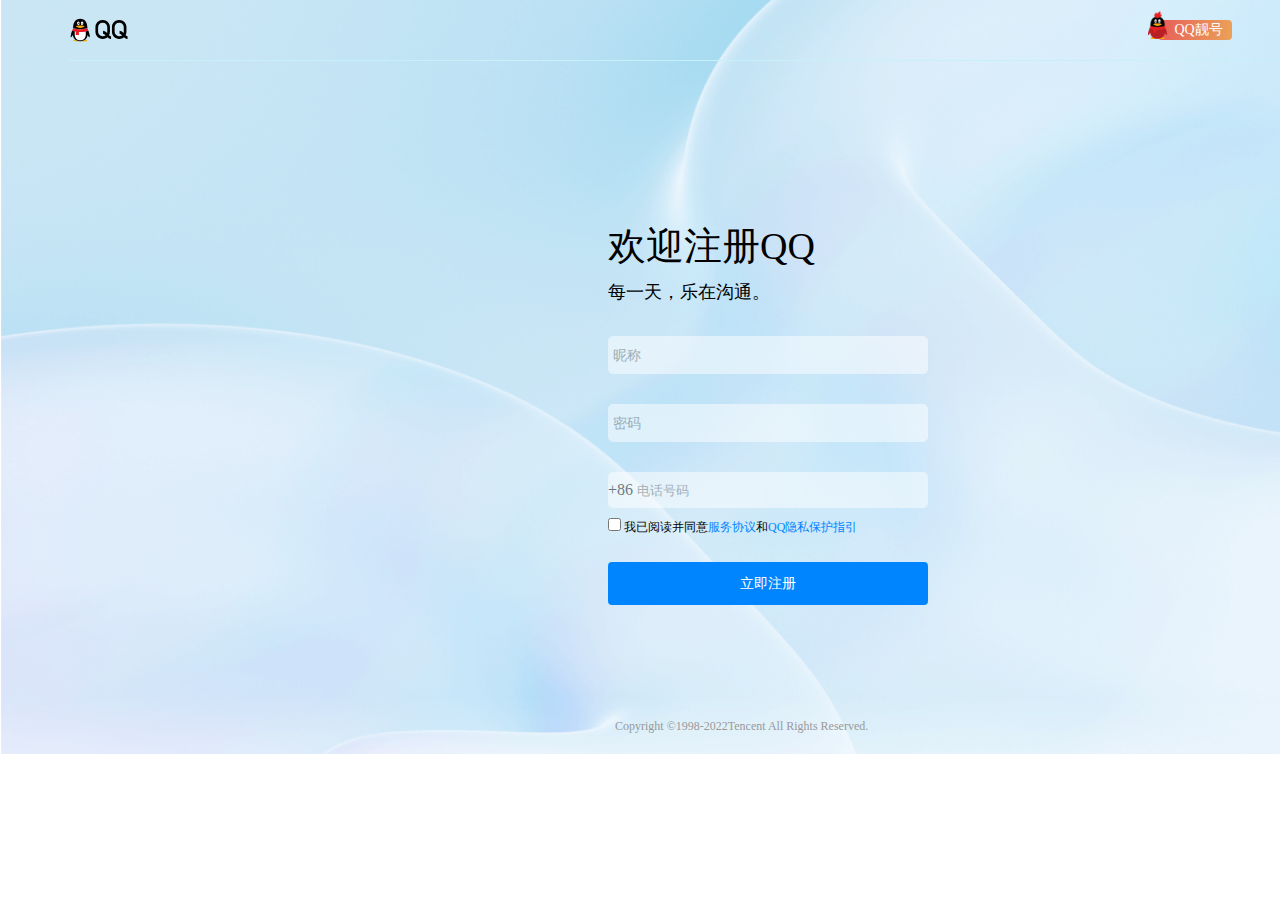
<file: register.html>
<!DOCTYPE html>
<html lang="en">

<head>
  <meta charset="UTF-8">
  <meta http-equiv="X-UA-Compatible" content="IE=edge">
  <meta name="viewport" content="width=device-width, initial-scale=1.0">
  <link rel="stylesheet" href="CSS/style_register.css">
  <link rel="shortcut icon" href="img/favicon.ico">
  <title>欢迎注册qq</title>
</head>

<body>
  <div id="all" class="app">
    <div class="header">
      <div class="logo">
        <a href="">
          <img src="img/register/qq-logo.svg" alt="">
        </a>
      </div>
      <div class="header_2">
        <div><img class="redqq" src="img/register/logo3@2x.png" alt=""><a href="">QQ靓号</a></div>
      </div>
      <div id="lange" class="header_1"><a href="">简体中文<img class="img2" src="img/register/icon-arrow-right@3x.png"
            alt=""></a>
        <ul class="lange">
          <li><a href="">繁體中文</a> </li>
          <li><a href="">English</a> </li>
        </ul>
      </div>


      <div class="header_3"><a href="">意见反馈</a></div>
    </div>
    <div class="main">
      <div class="main_1">
        <p class="h6">欢迎注册QQ</p>
        <p class="p6">每一天，乐在沟通。</p>
      </div>
      <div class="main_2">
        <div>
          <div id="name" class="in">
            <input id="user" class="namepas" type="text" placeholder="昵称">

          </div>

          <span id="nameaa"></span>

        </div>


        <div>
          <div id="pwd" class="in">
            <input id="passwd" class="namepas" type="password" placeholder="密码">

          </div>
          <span id="pwdaa"></span>
        </div>
        <div>
          <div id="ph" class="inp">
            <label for="">+86</label>
            <input id="phone" class="phone" type="text" placeholder="电话号码">

          </div>
          <span id="phoneaa"></span>
        </div>
        <div>
          <div id="coded" class="inpt">
            &nbsp;
            <input id="code" class="phone" type="text" placeholder="电话号码">
            <label for="">发送验证码</label>
          </div>
          <span id="codec"></span>
        </div>

      </div>

      <div class="tk">
        <input class="mm" type="checkbox">
        我已阅读并同意<a class="a1" href="">服务协议</a>和<a class="a1" href="">QQ隐私保护指引</a>
      </div>

      <input id="get_acc" type="submit" class="btn-submit" value="立即注册" tabindex="8">
    </div>
    <div class="footer">
      Copyright ©1998-2022Tencent All Rights Reserved.
    </div>
  </div>

  <script src="JS/script_register.js"></script>
</body>

</html>
</file>
<file: CSS/style.css>
* {
  margin: 0;
  padding: 0;
  list-style: none;
  font-family: poppin, Tahoma, Arial, \5FAE\8F6F\96C5\9ED1, sans-serif;

}

a {
  text-decoration: none;
  color: black;
}

a:hover {
  color: #31c27c;
}

.header {
  height: 142px;
}

.inner {
  display: block;
  margin: 0 auto;
  width: 1200px;
  height: 142px;

}

.s1 {
  position: relative;
  margin: 0 auto;
  width: 1200px;
  height: 90px;

}

h1 {

  padding-top: 20px;
  margin-right: 30px;
}

.header-ul1 {
  position: absolute;
  left: 198px;
  top: 0;

}

.header-ul1 li {
  text-align: center;
  line-height: 90px;
  font-size: 16px;
  float: left;
  width: 94px;
  height: 90px;

}

.header-ul1 li:hover .popup_cont {
  display: block;
}

.mark_1 {
  position: absolute;
  left: 245px;
  top: 20px;
  width: 38px;
}

.popup_cont {
  display: none;
  position: absolute;
  top: 68px;
  left: 210px;
  right: auto;
  width: 160px;
  background: #fff;
  box-shadow: 0 0 4px rgb(0 0 0 / 35%);
  border-radius: 4px;
  border: 1px solid #ddd;
  z-index: 99;
  font-size: 12px;

}

.client_btn.one {
  display: block;
  cursor: pointer;
  margin: 10px 0 20px 12px;
  width: 135px;
  height: 25px;
  line-height: 25px;
  font-size: 12px;
  color: #fff;
  text-align: center;
  border-radius: 25px;
  background-color: #31c27c;
  background-image: linear-gradient(90deg, #24ccaa, #31c27c);
  justify-content: baseline;

}

.client_btn.one:hover {
  background-image: none;
}

.popup_cont p {
  margin-top: 10px;
  line-height: 14px;
}

.hq1 {
  width: 14px;
  height: 14px;
  display: inline-block;
  background: url(../img/jinl3.png) no-repeat 0px 0px;
}

.dts1 {
  margin-right: 5px;
  width: 14px;
  height: 14px;
  display: inline-block;
  background: url(../img/jinl3.png) no-repeat 0px -30px;
}

.sk1 {
  margin-right: 5px;
  width: 14px;
  height: 14px;
  display: inline-block;
  background: url(../img/jinl3.png) no-repeat 0px -60px;
}

.li1.one {
  color: #000;
  background: #31c27c;
}

.li1.one a {
  color: rgb(241, 241, 241);

}

.header-ul1 a {
  text-align: center;
  line-height: 90px;
  font-size: 18px;
}


.header_s {
  margin-top: 26px;
  position: absolute;
  color: rgb(150, 153, 153);
  width: 220px;
  height: 37px;
  top: 0;
  right: 284px;
  border: 0.1px rgb(149, 148, 148) solid;
  border-radius: 2px;
}

.searchdiv {
  position: relative;
}

.search {
  margin-left: 10px;
  margin-top: 4.3px;
  top: 5px;
  right: 28px;
  font-size: 14px;
  color: rgb(150, 153, 153);
  width: 180px;
  height: 30px;
  outline: none;
  border: 0;
  border-radius: 5px;

}

.jj {
  position: absolute;
  background-position: 0 -40px;
  top: 10px;
  right: 8px;
  width: 17px;
  height: 17px;
  display: inline-block;
  background: url(../img/jingling.png) no-repeat 0 -40px;
}

.jj:hover {
  background: url(../img/jingling.png) no-repeat 0 -60px;

}

.lo {
  position: absolute;
  top: 0;
  right: 0;
  width: 263px;
  height: 90px;
}

.lo_1 {
  cursor: pointer;
  line-height: 90px;
  width: 38px;
  height: 90px;
  position: relative;
  font-size: 16px;
  float: left;
  margin-right: 11px;
  text-align: center;
}


.lo_2 {
  width: 120px;
  float: left;
  position: relative;
  height: 38px;
  font-size: 13px;
  margin-top: 24px;
  background-color: #31c27c;
  border-color: #31c27c;
}

.lo_2 a {
  display: block;
  line-height: 38px;
  padding: 0 15px 0 10px;
  text-align: center;
  white-space: nowrap;
  border-radius: 2px;
  color: #fff;
}

.lo_2 li a {
  color: rgb(0, 0, 0);
}

.lo_2 li a:hover {
  color: rgb(255, 255, 255);
}

.lo_3 {
  width: 80px;
  margin-left: 10px;
  float: left;
  position: relative;
  height: 38px;
  font-size: 13px;
  margin-top: 24px;
}

.lo_3 a {
  display: block;
  line-height: 38px;
  padding: 0 15px 0 10px;
  text-align: center;
  white-space: nowrap;
  border: 1px rgb(207, 197, 197) solid;
  border-radius: 2px;
}

.lo_3 li a {
  border: 0px rgb(207, 197, 197) solid;
}

.lo_3 a:hover {
  display: block;
  line-height: 38px;
  padding: 0 15px 0 10px;
  text-align: center;
  white-space: nowrap;

  border-radius: 2px;
  background-color: #31c27c;
  color: #fff;
  border-color: #31c27c;
}



.lo_ul1 {
  display: none;
  width: 120px;
}

.lo_ul2 {
  width: 80px;
  display: none;
}

.lo_ul1 li {
  display: block;
  background: #fff;
  line-height: 38px;
  padding: 0 15px 0 10px;
  text-align: center;
  white-space: nowrap;
  border: 1px solid #c9c9c9;

}


.lo_ul1 li:hover {
  border: 1px solid #c9c9c9;
  background-color: #31c27c;
  color: #fff;
  border-color: #31c27c;
}

.lo_ul2 li {
  background: #fff;
  display: block;
  line-height: 38px;

  text-align: center;
  white-space: nowrap;
  border: 1px solid #c9c9c9;
  color: #fff;

}

.lo_ul2 li:hover {

  background-color: #31c27c;
  border-color: #31c27c;
}


.sbunav {
  border-top: 1px solid #f2f2f2;
  height: 52px;
  line-height: 51px;
}

.sbunav ul {
  padding-left: 230px;
  float: left;

}

.sbunav li {
  float: left;
  margin-right: 50px;
}

.footer {
  height: 643.67px;
  background: #353535;
}

.footer a {
  cursor: pointer;
  font-size: 14px;
}

.footer_inner {

  margin: 0 auto;
  width: 1200px;
  height: 643.67;
}

.footer_inner h3 {
  color: #999;
  font-size: 15px;
}

.footer_inner a {

  color: #999;
}

.footer_inner a:hover {

  color: #31c27c;
}


.footer_download {
  float: left;
  width: 450px;
  height: 300px;
}

.footer_download li {
  float: left;
  width: 95px;
  height: 81.6px;
}

h3 {
  font-size: 15px;
  font-weight: 400;
  padding: 80px 0 30px
}

.footer_product {
  float: left;
  width: 450px;
  height: 300px;
}

.footer_product li {
  float: left;
  width: 95px;
  height: 81.6px;
}


.footer_link {
  float: left;
  width: 300px;
  height: 300px;
}

.footer_link ul {
  float: right;

}

.footer_link li {

  float: left;
  width: 100px;
  height: 21px;
  margin-bottom: 12px;

}


.footer_platform {
  float: left;
  width: 450px;
  height: 230px;
}

.footer_platform li {
  float: left;
  margin-right: 20px;
  text-align: center;
}



.footer_group {
  float: left;
  width: 450px;
  height: 230px;
}


.footer_copyright {
  float: left;
  width: 1200px;
  height: 110px;
  text-align: center;
  line-height: 28px;
}


.footer_copyright p {
  font-size: 15px;
  color: #999;
}

.pc {
  display: block;
  margin-bottom: 10px;
  width: 48px;
  height: 48px;
  background: url(../img/footerjinl.png) no-repeat 0 0;
}

.pc:hover {
  background: url(../img/footerjinl.png) no-repeat 0 -49px;
}

.mac {
  display: block;
  margin-bottom: 10px;
  width: 48px;
  height: 48px;
  background: url(../img/footerjinl.png) no-repeat -90px 0;
}

.mac:hover {
  background: url(../img/footerjinl.png) no-repeat -90px -49px;
}

.Android {
  display: block;
  margin-bottom: 10px;
  width: 48px;
  height: 48px;
  background: url(../img/footerjinl.png) no-repeat -180px 0;
}

.Android:hover {
  background: url(../img/footerjinl.png) no-repeat -180px -49px;
}

.iPhone {
  display: block;
  margin-bottom: 10px;
  width: 48px;
  height: 48px;
  background: url(../img/footerjinl.png) no-repeat -270px 0;
}

.iPhone:hover {
  background: url(../img/footerjinl.png) no-repeat -270px -49px;
}

.kge {
  display: block;
  margin-bottom: 10px;
  width: 48px;
  height: 48px;
  background: url(../img/footerjinl.png) no-repeat -370px 0;
}

.kge:hover {
  background: url(../img/footerjinl.png) no-repeat -370px -49px;
}

.yhyx {
  display: block;
  margin-bottom: 10px;
  width: 48px;
  height: 48px;
  background: url(../img/footerjinl.png) no-repeat -460px 0;
}

.yhyx:hover {
  background: url(../img/footerjinl.png) no-repeat -460px -49px;
}


.qplay {
  display: block;
  margin-bottom: 10px;
  width: 48px;
  height: 48px;
  background: url(../img/footerjinl.png) no-repeat -560px 0;
}

.qplay:hover {
  background: url(../img/footerjinl.png) no-repeat -560px -49px;
}


.fan {
  display: block;
  margin-bottom: 10px;
  width: 48px;
  height: 48px;
  background: url(../img/footerjinl.png) no-repeat -645px 0;
}

.fan:hover {
  background: url(../img/footerjinl.png) no-repeat -645px -49px;
}



.before {
  display: none;
  text-align: center;
  line-height: 38px;
  position: fixed;
  right: 40px;
  bottom: 124px;
  width: 38px;
  height: 38px;
  z-index: 4;
  background-color: #fff;
  border: 1px solid #c9c9c9;
  cursor: pointer;
  transition: all 0.5;
}

.before:hover {
  background: #eeecec;
}

.feedback {
  transition: all 0.5;
  cursor: pointer;
  font-size: 14px;
  text-align: center;
  line-height: 38px;
  position: fixed;
  bottom: 82px;
  right: 40px;
  width: 38px;
  height: 38px;
  z-index: 4;
  background-color: #fff;
  border: 1px solid #c9c9c9;
}

.feedback:hover {
  background: #eeecec;
}

.playe {
  transition: all 0.5;
  cursor: pointer;
  text-align: center;
  line-height: 38px;
  position: fixed;
  bottom: 40px;
  right: 40px;
  width: 38px;
  height: 38px;
  z-index: 4;
  background-color: #fff;
  border: 1px solid #c9c9c9;
}

.playe:hover {
  background: #eeecec;
}

.minip {
  width: 16px;
  margin-bottom: -3px;
}

.before .minip {
  width: 25px;
  margin-bottom: -5px;
}

.playe .minip {
  width: 25px;
  margin-bottom: -5px;
}

.yqq-dialog-mask {
  display: none;
  position: fixed;
  top: 0;
  right: 0;
  left: 0;
  bottom: 0;
  height: 100%;
  background: rgba(0, 0, 0, .2);
  filter: alpha(opacity=50);
}

.centered {
  box-shadow: 3px -3px 5px #999;
  width: 700px;
  height: 488px;
  background: #fff;
  position: fixed;
  top: 50%;
  left: 50%;
  transform: translate(-50%, -50%);
}

.box_hd {
  position: relative;
  line-height: 55px;
  text-align: center;
  border-bottom: 1px solid #f2f2f2;
}

.box_hd a {
  margin: 0 60px;
}

.log_left {
  width: 400px;
  float: left;
  font-size: 12px;
  text-align: center;

}

.h44 {
  margin-top: 20px;
  font-size: 20px;
  font-weight: 400;
}

.c_blue {
  color: #2E77E5;
}

.c_blue:hover {
  color: #2E77E5;
}

.log_left p {
  margin-top: 8px;
  margin-bottom: 25px;
}

.erweima {
  width: 433px;
  height: 201px;
}

.btn_b a {
  margin: 0 20px;
}

.btn_b a:hover {
  color: #000;
}

.log_right {
  float: right;
  line-height: 25px;
  font-size: 12px;
  width: 260px;
  height: 298px;
  border-left: 1px solid #f5f5f5;
  margin-top: 32px;
}

.right_2 {
  width: 227px;
  height: 298px;
  margin-left: 32px;
  margin-top: 70px;
}

.klop {
  padding: 14px 0 24px;
  width: 700px;
  height: 78px;
  text-align: center;
}

.log_main {
  overflow: hidden;
}

.ins_btn {
  display: inline-block;
  padding: 0 30px;
  height: 40px;
  line-height: 40px;
  font-size: 16px;
  color: #fff;
  cursor: pointer;
  border-radius: 20px;
  background-color: #31c27c;
  background-image: linear-gradient(90deg, #24ccaa, #31c27c);
  justify-content: baseline
}

.ins_btn:hover {
  color: #fff;
  background-image: none;
}

.x {
  cursor: pointer;
  position: absolute;
  top: 10px;
  right: 16px;
  height: 16px;
}
</file>
<file: CSS/style_index.css>
.mm {
  top: 0;
  height: 100%;
  position: relative;
  background: url(../img/index/bg_detail.bb32b2d1.webp)no-repeat;
  overflow: hidden;
}

.mm2 {
  top: 0;
  height: 100%;
  position: relative;
  background: url(../img/index/bg_detail.bb32b2d1.webp)no-repeat;
  overflow: hidden;
}

.mm a {
  cursor: pointer;
}

.btn_left {
  transition: all 0.5s;
  transform: translate(-100%, -50%);
  background: rgb(235, 234, 234);
  width: 79px;
  height: 108px;
  line-height: 108px;
  text-align: center;
  position: absolute;
  font-size: 60px;
  left: 0;
  top: 50%;
}

.btn_left:hover {
  background: rgb(216, 216, 216);
}

.btn_right:hover {
  background: rgb(216, 216, 216);
}

.cvd {
  width: 50px;
}

.btn_right {
  transition: all 0.5s;
  background: rgb(235, 234, 234);
  text-align: center;
  width: 79px;
  height: 108px;
  line-height: 108px;
  position: absolute;
  font-size: 60px;
  transform: translate(100%, -50%);
  right: 0px;
  top: 50%;
}

.index_hot {
  max-width: 1200px;
  margin: 0 auto;
  position: relative;
}

.index-hd {
  padding-top: 4.16667%;
  padding-bottom: 2%;
  text-align: center;
}

h2 {
  font-size: 30px;
  font-weight: 500;
  width: 196px;
  height: 40px;
  display: block;
  margin: 0 auto;

}

.index-tab {
  position: relative;
  height: 50px;
  text-align: center;
}

.index_tab__item {
  display: inline-block;
  font-size: 15px;
  margin: 0 24px;
  color: #333;
}

.index_tab__item_current {
  display: inline-block;
  font-size: 15px;
  margin: 0 24px;
  color: #31c27c;
}

.playlist {
  overflow: hidden;
  font-size: 14px;
  height: 310px;
  margin-bottom: 10px;
}

.longwidth {
  transition: all 0.5s;
  width: 1250%;
}

.playlist p {
  color: #999;
}

.bbb {
  position: absolute;
  left: 0;
  top: 0;
  width: 100%;
  height: 100%;
  background-color: #000;
  opacity: 0;
}

.himg {
  margin-bottom: 10px;
  position: relative;
  cursor: pointer;
  width: 224px;
  height: 224px;
  overflow: hidden;
}

.kimg {
  transition: all 0.75s;
  width: 224px;
}

.play3 {
  transition: all 0.75s;
  opacity: 0;
  width: 50px;
  position: absolute;
  left: 40%;
  top: 40%;
}

.playlist-1 {
  float: left;
  width: 1220px;
}

.playlist-1 li {
  width: 224px;
  float: left;
  margin-right: 20px;
  height: 310px;
}

.switch {

  display: flex;
  justify-content: center;
  height: 38px;

}

.sdiv {
  margin-left: 10px;
  cursor: pointer;
  margin-right: 10px;
  width: 8px;
  height: 8px;
  border-radius: 50%;
  background: rgb(204, 203, 205);
}

.current-one {
  margin-left: 10px;
  cursor: pointer;
  margin-right: 10px;
  width: 8px;
  height: 8px;
  border-radius: 50%;
  background: rgb(110, 109, 111);
}

.sdiv:hover {
  background: rgb(110, 109, 111);
}

.index_song {
  max-width: 1200px;
  margin: 0 auto;
  position: relative;
}

.index_event {
  max-width: 1200px;
  margin: 0 auto;
  position: relative;
}

.index_album {
  max-width: 1200px;
  margin: 0 auto;
  position: relative;
}

.index_top {
  max-width: 1200px;
  margin: 0 auto;
  position: relative;
}

.index_mv {
  max-width: 1200px;
  margin: 0 auto;
  position: relative;
}

.tab-play {
  font-size: 14px;
  line-height: 38px;
  width: 123px;
  height: 38px;
  position: absolute;
  top: -10px;
  left: 0;
  border: 1px solid rgb(191, 191, 191);
  border-radius: 2px;
}

.tab-play :hover {
  color: #000;
}

.slidelist {
  width: 1220px;
  margin-top: 20px;
  margin-bottom: 20px;
  overflow: hidden;
  font-size: 14px;
}


.slidelist-1 {
  width: 1220px;
  float: left;
}

.slidelist-1 li {
  width: 33.3%;
  height: 111px;
  float: left;
}

.slidelist-1 img {
  width: 86px;
  height: 86px;
}

.slidelist-1 .himg {
  float: left;
  width: 86px;
  height: 86px;

  margin-right: 15px;
}

.slidelist-1 .play3 {

  width: 36px;
  height: 36px;
  top: 30%;
  left: 30%;
}

.slide-songer {
  position: relative;
  height: 86px;
  overflow: hidden;
  border-top: 1px solid #f2f2f2;
  margin: -1px 30px 13px 0;
  padding-top: 12px;
  font-size: 14px;
  cursor: pointer;
}

.slide-songer p {
  position: absolute;
  right: 0;
  bottom: 0;
  line-height: 86px;
  color: #999;
}

.songers {
  height: 65px;
}

.songers>div {
  margin-top: 28px;
}

.eventlist {
  width: 1220px;
  overflow: hidden;
  margin-bottom: 15px;
}

.eventlist-1 li {
  float: left;
  width: 610px;
  height: 236px;

}

.eventlist img {
  width: 590px;
  height: 236px;
}

.index_tab__item_more {
  float: right;
}

.albumlist {
  overflow: hidden;
  width: 1220px;
  height: 616px;
}

.albumlist-1 {
  width: 1220px;
  height: 620px;
  float: left;
}

.albumlist-1 li {
  width: 20%;
  padding-bottom: 25px;
  float: left;
}

.cpdd {
  margin-top: 15px;
}

.index_hd {

  position: relative;
}

.index_hd_more {
  position: absolute;
  right: 0;
  top: 61px;
}

.toplist-1 {
  overflow: hidden;
  width: 1220px;
}

.toplist-1>li {
  float: left;
  width: 20%;
  height: 500px;
  position: relative;

}

.backg {
  transition: all 0.5s;
  cursor: pointer;
  overflow: hidden;
  width: 224px;
  height: 550px;
  background: url(../img/index/top.webp);
}

.backg2 {
  transition: all 0.5s;
  cursor: pointer;
  overflow: hidden;
  width: 224px;
  height: 550px;
  background: url(../img/index/top.webp)no-repeat -224px 0;
}

.backg3 {
  transition: all 0.5s;
  cursor: pointer;
  overflow: hidden;
  width: 224px;
  height: 550px;
  background: url(../img/index/top.webp)no-repeat -448px 0;
}

.backg4 {
  transition: all 0.5s;
  cursor: pointer;
  overflow: hidden;
  width: 224px;
  height: 550px;
  background: url(../img/index/top.webp)no-repeat -672px 0;
}

.klkl {
  width: 224px;
  height: 550px;
  overflow: hidden;
}

.top_himg {
  width: 50px;
  height: 50px;
  top: 130px;
  left: 35%;
  position: absolute;
}

.fwfw {
  position: relative;
  width: 50px;
  height: 50px;
}

.hgg {
  width: 50px;
  height: 50px;
}

.play1 {
  position: absolute;
  top: 12px;
  left: 12px;
  transition: all 0.5s;
  opacity: 0;
  width: 25px;
  height: 25px;
}

.toplist-1 :hover .play1 {
  transform: scale(2.0);
  opacity: 1;
}

.toplist-1 :hover .backg {
  transform: scale(1.1);
}

.toplist-1 :hover .backg2 {
  transform: scale(1.1);
}

.toplist-1 :hover .backg3 {
  transform: scale(1.1);
}

.toplist-1 :hover .backg4 {
  transform: scale(1.1);
}

.backg :hover .top_himg img {
  opacity: 1;
  transform: scale(1) translateZ(0);
  transition-property: opacity, transform;
  transition-duration: .5s;
  cursor: pointer;
}

.fg {
  font-size: 20px;
  color: #f2f2f2;
  text-align: center;
  position: absolute;
  top: 10%;
  left: 32%;
}

.fg a {
  color: white;
  font-size: 24px;
}

.hj {
  color: #fff;
  font-size: 14px;
  position: absolute;
  top: 188px;
  left: 30px;
  right: 30px;
  white-space: nowrap;
}

.toplist__number {
  position: absolute;
  top: 0;
  left: 0;
}

.toplist__songname {
  overflow: hidden;
  text-overflow: ellipsis;
}

.toplist__song a {
  color: #fff;
  font-size: 14px;
}

.toplist__song {
  position: relative;
  padding-left: 15px;
  margin-bottom: 27px;
}

.MVlist {
  font-size: 14px;
  width: 1200px;
  height: 463.33px;
  overflow: hidden;
}

.MVlist-1 {
  width: 1220px;
  float: left;
}

.MVlist-1 li {
  float: left;
  width: 20%;
  padding-bottom: 25px;
}

.MVlist-1 .kimg {
  width: 224px;
  height: 126.66px;
}

.MVlist-1 .play3 {
  top: 30px;
  left: 80px;
  width: 60px;
  height: 60px;
}

.MVlist-1 .himg {
  width: 224px;
  height: 126.66px;
}

.bbc {
  position: absolute;
  left: 0;
  top: 0;
  width: 100%;
  height: 100%;
  background-color: #000;
  opacity: 0;
}

.MVlist-1 .himg:hover .bbc {
  opacity: 0.2;
}

.songername {
  color: #999;
}

.cpdd span {
  color: #999;
}

.cpdd {
  font-size: 14px;
}

.cpdd .minip {
  width: 25px;
  margin-bottom: -8px;
}
</file>
<file: CSS/style_register.css>
* {
  margin: 0;
  padding: 0;
  list-style: none;
  transition: all .2s;
  text-decoration: none;

}

a {
  color: black;
}

.app {
  position: relative;
  width: 1536px;
  height: 753.6px;
  background: url(../img/register/img-bg@2x.png);
  background-size: 100%;
}

.header {
  position: relative;
  display: flex;
  font-size: 14px;
  margin: 0 auto;
  border-bottom: 1px solid #c7f1f9;
  height: 60px;
  width: 1400px;
}

.logo {
  width: 1090px;
}

.logo img {
  position: absolute;
  margin-top: 16px;
}

.redqq {
  height: 14px;
  position: absolute;
  top: -9px;
  right: 65px;
  height: 28px;
}

.header_1 {
  line-height: 60px;
  width: 115px;
}

.header_2 {
  margin-right: 20px;
  text-align: center;
  line-height: 60px;
  width: 115px;
}

.header_2 a {
  color: white;
}

.header_2 div {
  margin-top: 20px;
  width: 55px;
  display: block;
  position: relative;
  z-index: 1;
  padding: 1px 6px 1px 13px;
  line-height: 1.3;
  font-size: 14px;

  border-radius: 4px;
  cursor: pointer;
  background: linear-gradient(96.17deg, #e75d5a 0, #eba758 108.05%);
}

.header_3 {
  line-height: 60px;

}

.img2 {
  display: inline-block;
  margin-left: 2px;
  width: 16px;
  height: 16px;
  vertical-align: text-bottom;
  background-position: 50% 50%;
  background-size: cover;
}

.main {
  margin: 0 auto;
  margin-top: 160px;
  width: 320px;
  height: 110px;
}

.main2 div {
  width: 320px;
}

.main_2 span {

  font-size: 12px;
  width: 320px;

  display: none;
  color: #f80015;


}

.in {
  text-align: center;
  border-radius: 5px;
  background: white;
  margin-top: 30px;
  opacity: 0.5;
  border: 1px white solid;
}

.inp {
  border-radius: 5px;
  background: white;
  margin-top: 30px;
  opacity: 0.5;
}

.inpt {
  display: none;
  border-radius: 5px;
  background: white;
  margin-top: 30px;
  opacity: 0.5;
}

.inpt input {
  width: 210px;
}

.h6 {
  font-size: 38px;
  margin-bottom: 8px;
}

.p6 {
  font-size: 18px;
  margin-bottom: 32px;
}

.main_2 {
  width: 320px;
}

.namepas {
  height: 36px;
  font-size: 14px;
  width: 310px;
  border: 0;
  outline: 0;
}

.phone {
  height: 36px;
  width: 240px;
  border: 0;
  outline: 0;
}

.btn-submit {
  display: block;
  margin-top: 32px;
  padding: 11px 0;
  width: 100%;
  font-size: 14px;
  line-height: 1.5;
  border: 0;
  cursor: pointer;
  color: white;
  background-color: #0085ff;
  border-radius: 4px;
}

.tk {
  font-size: 12px;
  height: 12px;
  margin-top: 10px
}

.a1 {
  color: #0085ff;
}

.lange {
  display: none;
  position: absolute;
  /* top: 16px;
    right: 119px; */
}

.lange li {
  margin-top: -28px;
}

.lange a:hover {
  color: #0085ff;

}

.in:hover {
  border: black 1px solid;
}




.footer {
  position: absolute;
  bottom: 20px;
  left: 615px;


  font-size: 12px;
  color: #999;
  text-align: center;
}
</file>
